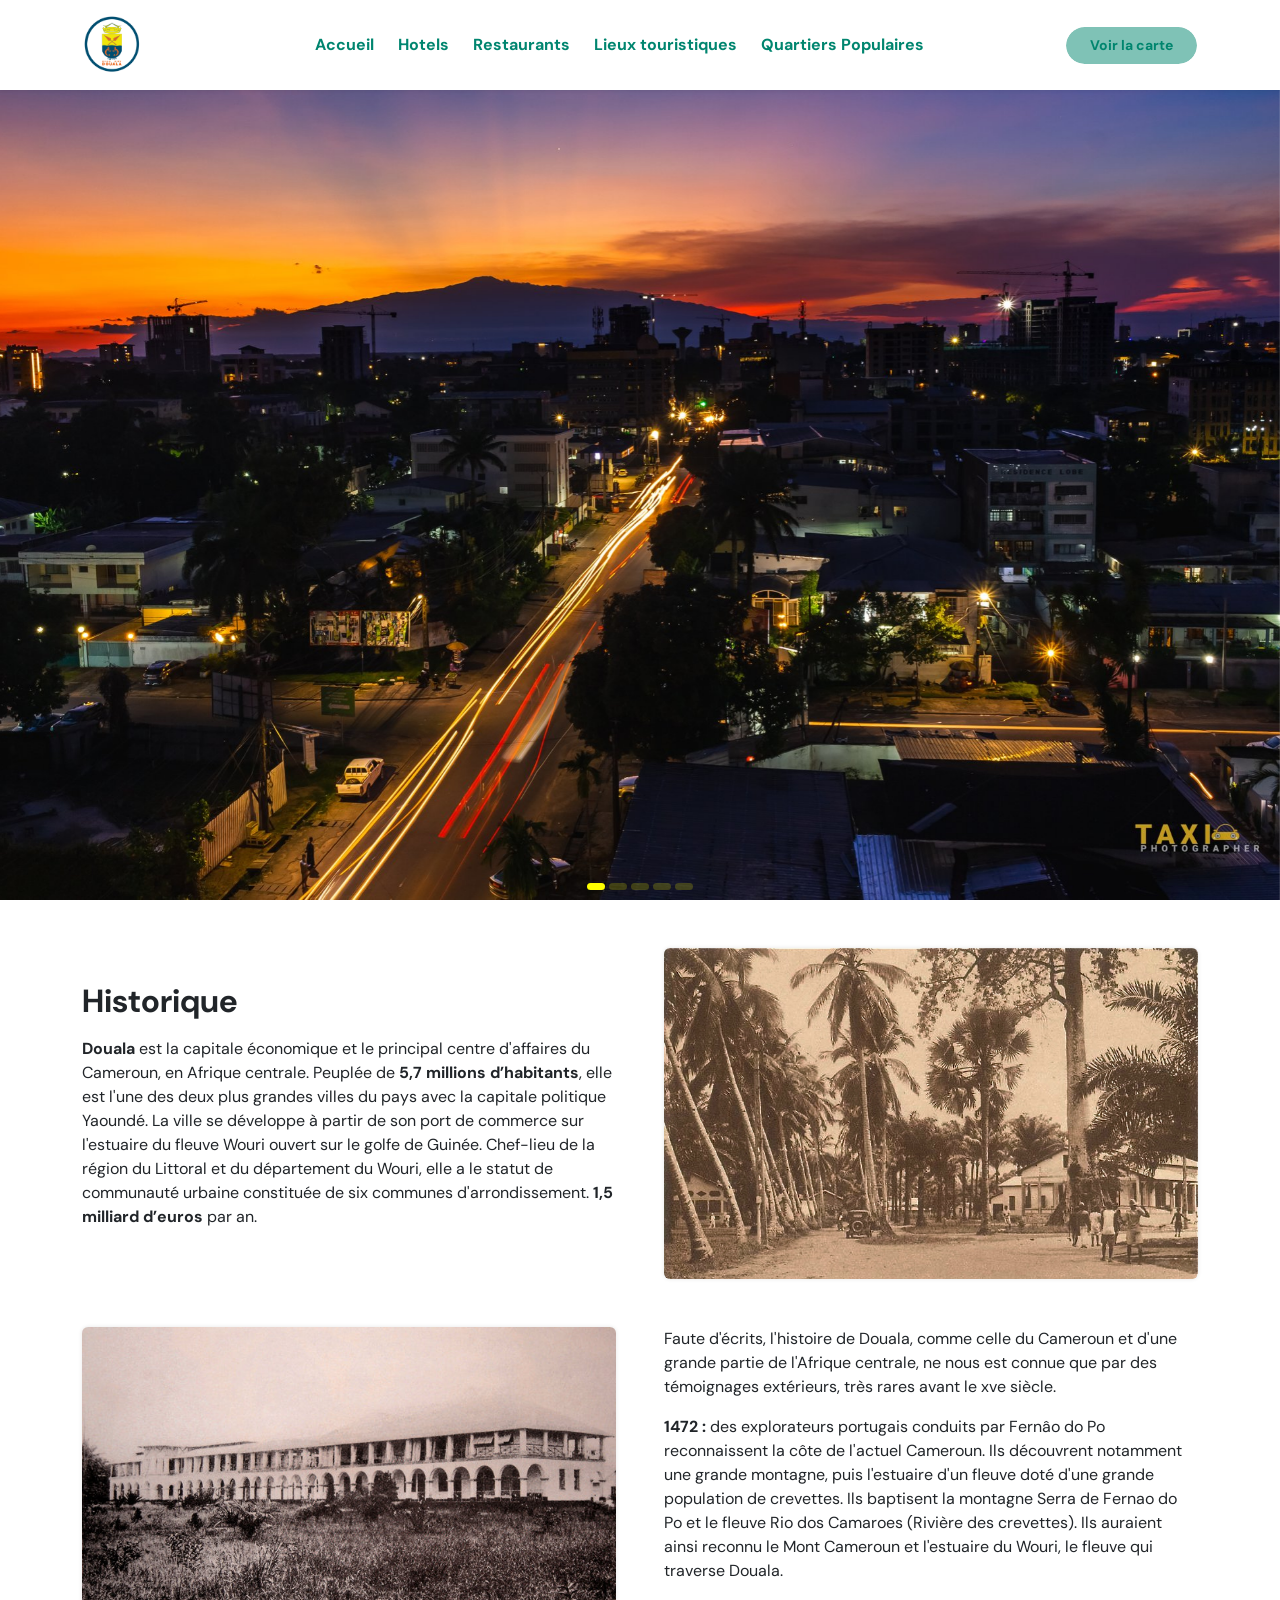
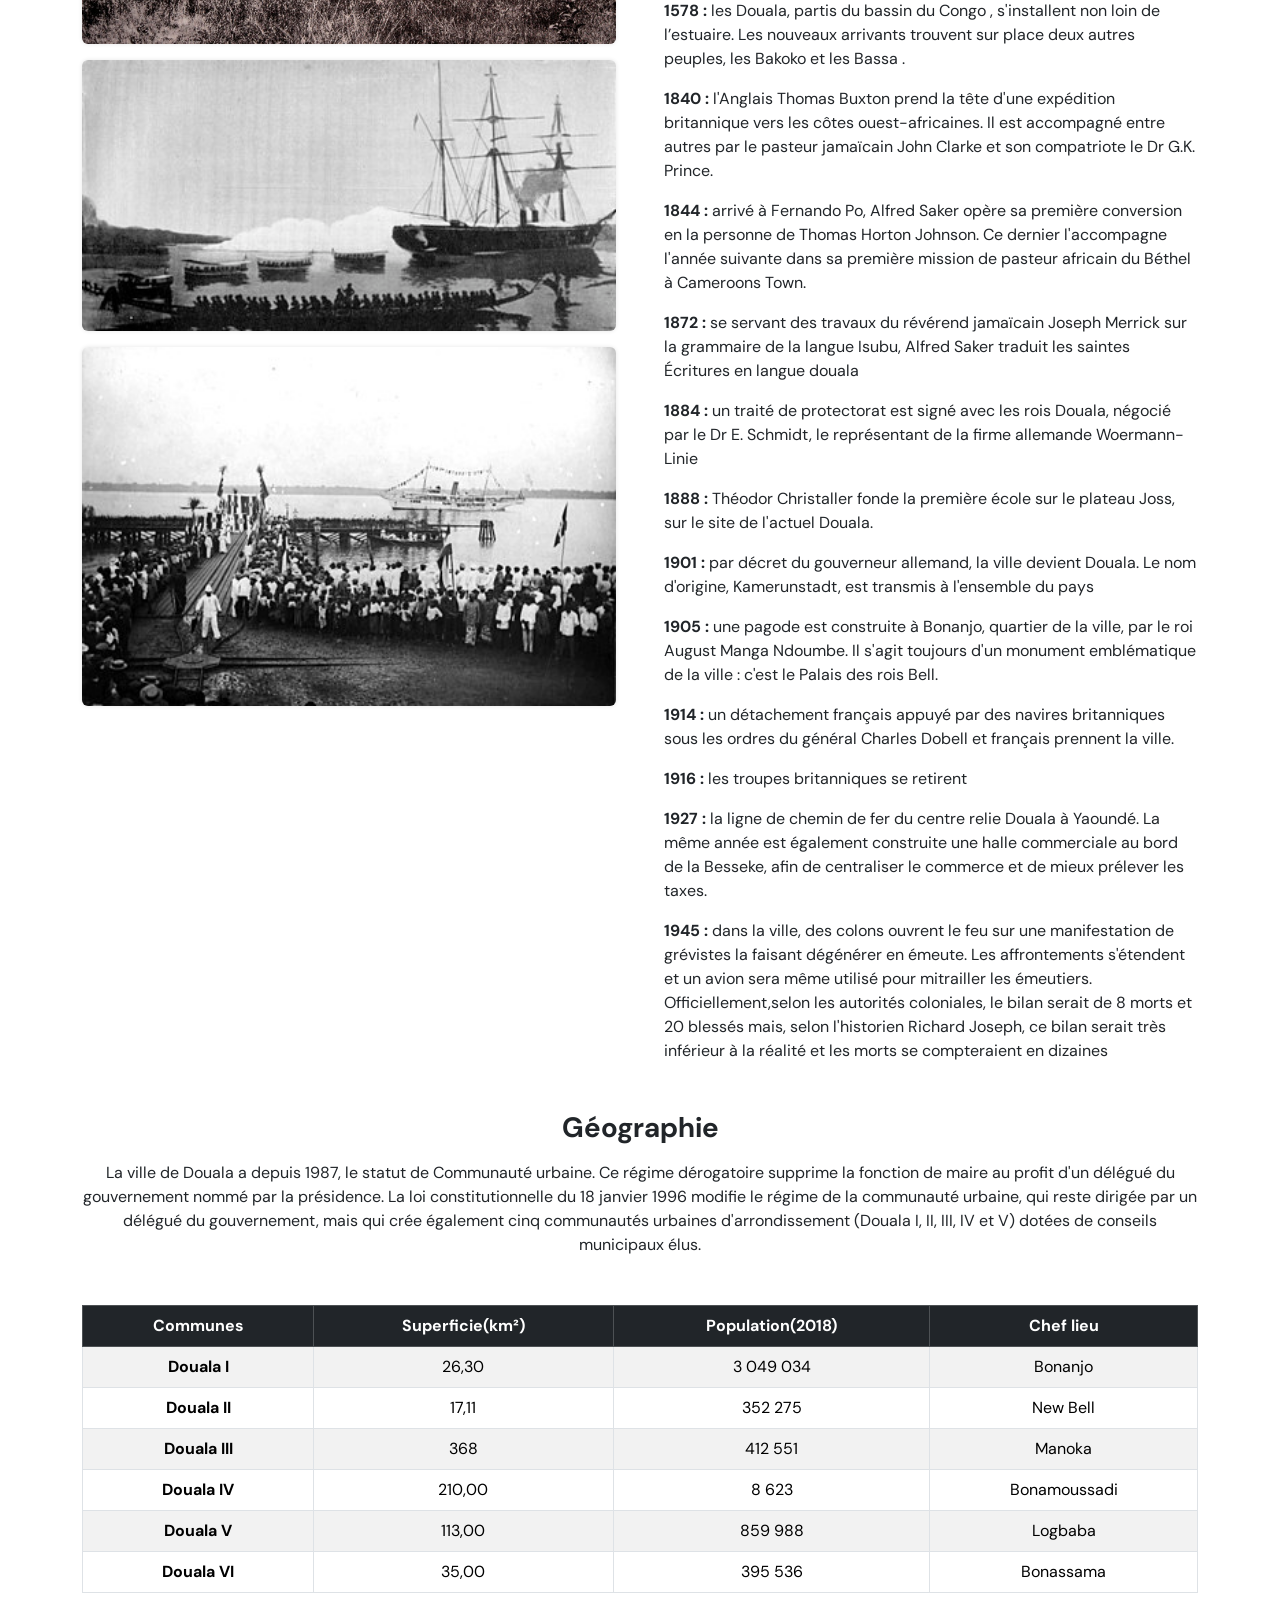
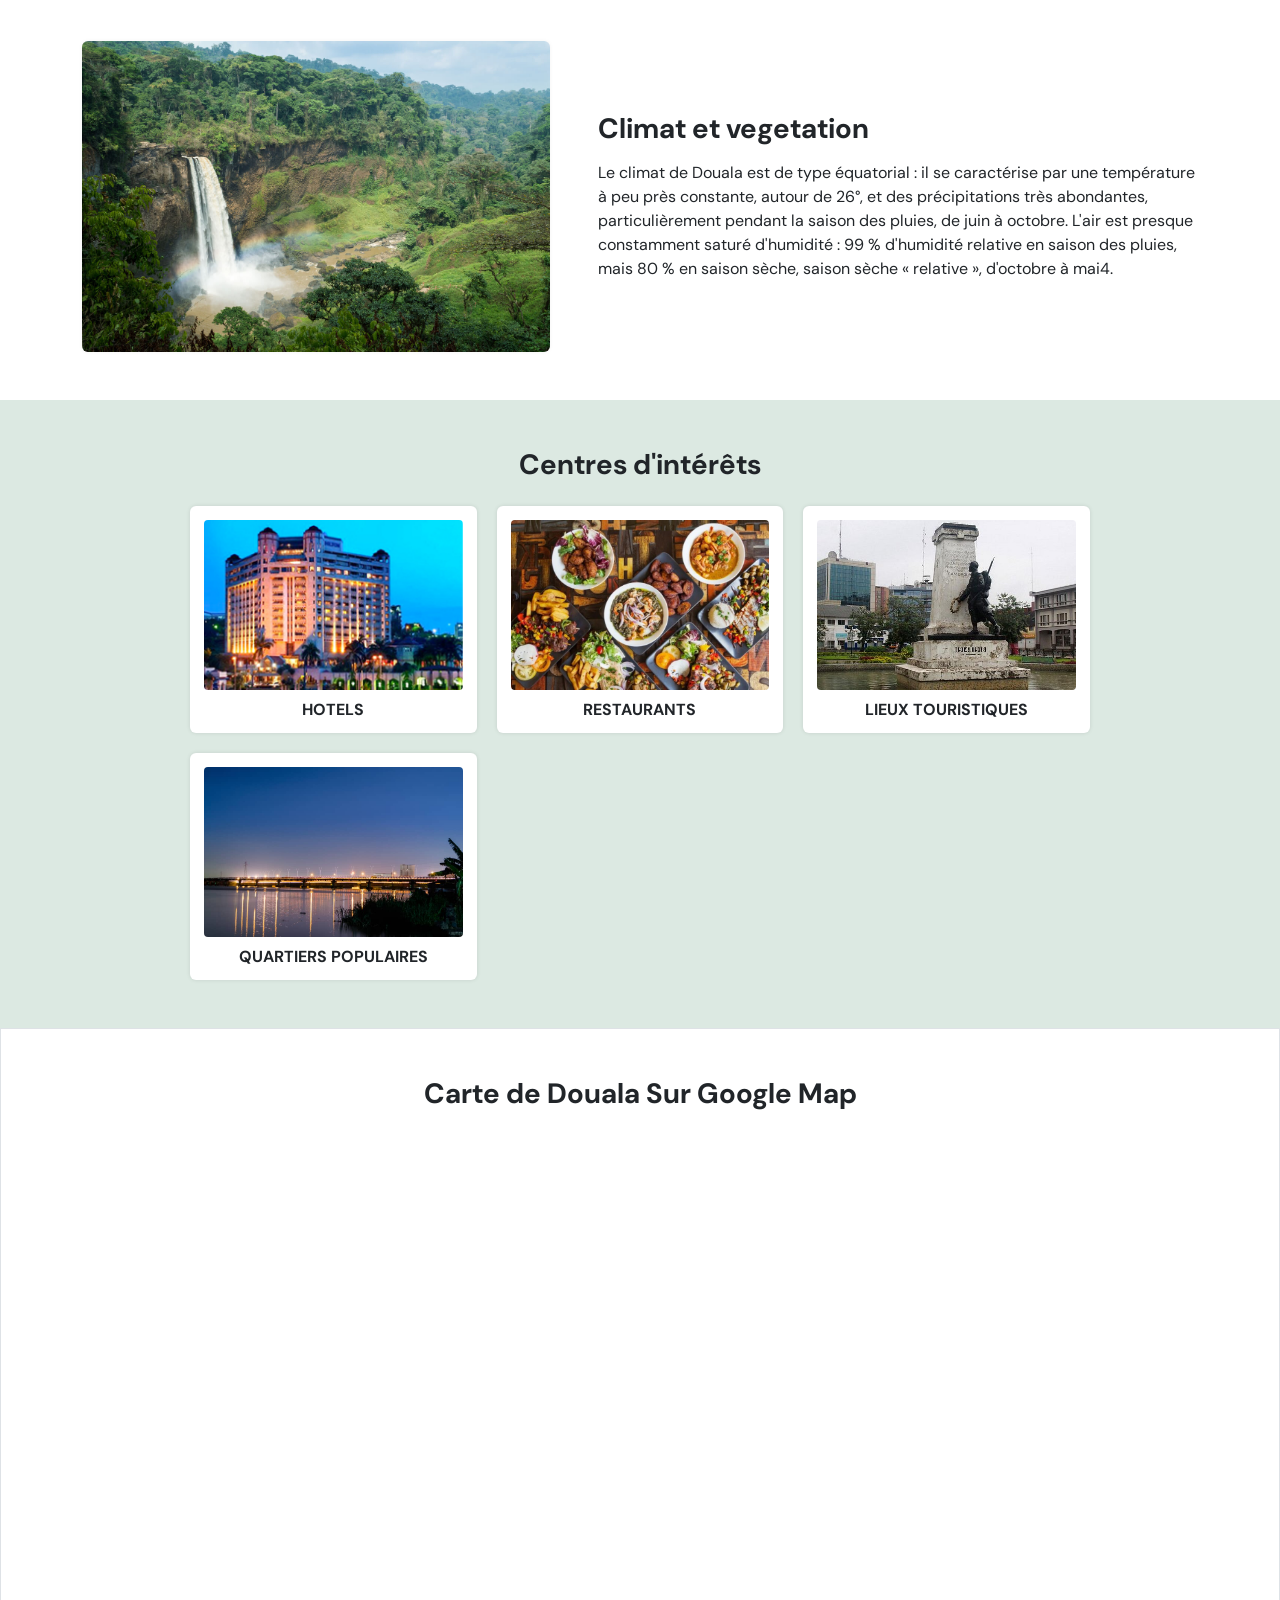
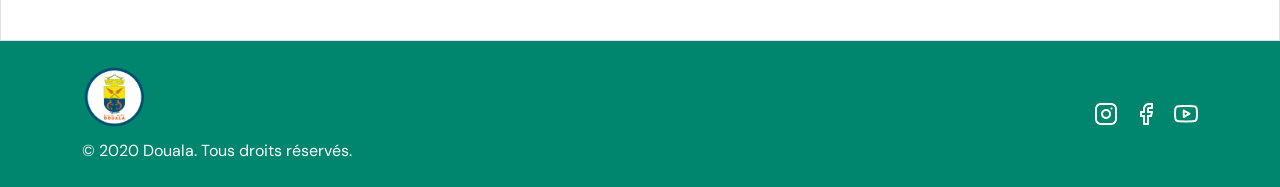
<file: index.html>
<!DOCTYPE html>
<html lang="en">
  <head>
    <meta charset="UTF-8" />
    <meta
      content="width=device-width, user-scalable=no, initial-scale=1.0, maximum-scale=1.0, minimum-scale=1.0"
      name="viewport"
    />
    <meta content="ie=edge" http-equiv="X-UA-Compatible" />
    <!-- Primary Meta Tags -->
    <meta content="Douala - Capitale économique du Cameroun" name="title" />
    <meta
      content="Douala est la capitale économique et le principal centre d'affaires du Cameroun, en Afrique centrale.
    Peuplée de 5,7 millions d’habitants, elle est l'une des deux plus grandes villes du pays avec la capitale politique
    Yaoundé."
      name="description"
    />

    <!-- Open Graph / Facebook -->
    <meta content="website" property="og:type" />
    <meta content="https://website-douala.vercel.app/" property="og:url" />
    <meta
      content="Douala - Capitale économique du Cameroun"
      property="og:title"
    />
    <meta
      content="Douala est la capitale économique et le principal centre d'affaires du Cameroun, en Afrique centrale.
    Peuplée de 5,7 millions d’habitants, elle est l'une des deux plus grandes villes du pays avec la capitale politique
    Yaoundé."
      property="og:description"
    />
    <meta content="images/logo-douala.png" property="og:image" />

    <!-- Twitter -->
    <meta content="summary_large_image" property="twitter:card" />
    <meta content="https://website-douala.vercel.app/" property="twitter:url" />
    <meta
      content="Douala - Capitale économique du Cameroun"
      property="twitter:title"
    />
    <meta
      content="Douala est la capitale économique et le principal centre d'affaires du Cameroun, en Afrique centrale.
    Peuplée de 5,7 millions d’habitants, elle est l'une des deux plus grandes villes du pays avec la capitale politique
    Yaoundé."
      property="twitter:description"
    />
    <meta content="images/logo-douala.png" property="twitter:image" />
    <title>Douala - Capitale économique du Cameroun</title>
    <!-- Swiper css -->
    <link
      href="https://unpkg.com/swiper@8/swiper-bundle.min.css"
      rel="stylesheet"
    />
    <!-- Bootstrap css -->
    <link
      crossorigin="anonymous"
      href="https://cdn.jsdelivr.net/npm/bootstrap@5.1.3/dist/css/bootstrap.min.css"
      integrity="sha384-1BmE4kWBq78iYhFldvKuhfTAU6auU8tT94WrHftjDbrCEXSU1oBoqyl2QvZ6jIW3"
      rel="stylesheet"
    />
    <!-- Style css -->
    <link href="assets/css/style.css" rel="stylesheet" />
    <link href="assets/css/home.css" rel="stylesheet" />

    <link
      rel="shortcut icon"
      href="images/logo-douala.png"
      type="image/png"
    />
  </head>
  <body>
    <!-- Header -->
    <header class="header position-fixed top-0 w-100 bg-white">
      <div
        class="header-container container m-auto h-100 d-flex align-items-center justify-content-between"
      >
        <a class="logo d-flex" href="index.html">
          <img alt="logo CUD Douala" src="images/logo-douala.png" />
        </a>

        <ul class="navbar-menu d-flex align-items-center gap-2 fw-bold h-100">
          <li class="menu-item overflow-hidden">
            <a class="menu-link" href="index.html">Accueil</a>
          </li>
          <li class="menu-item overflow-hidden">
            <a class="menu-link" href="pages/hotels.html">Hotels</a>
          </li>
          <li class="menu-item overflow-hidden">
            <a class="menu-link" href="pages/restaurants.html">Restaurants</a>
          </li>
          <li class="menu-item overflow-hidden">
            <a class="menu-link" href="pages/lieux-touristiques.html"
              >Lieux touristiques</a
            >
          </li>
          <li class="menu-item overflow-hidden">
            <a class="menu-link" href="pages/quartiers-populaires.html"
              >Quartiers Populaires</a
            >
          </li>
        </ul>

        <button class="hamburger-btn">
          <span class="hamburger-btn__line"></span>
        </button>

        <a class="button fw-bold" href="#map">Voir la carte</a>
      </div>
    </header>

    <!-- Slides -->
    <div class="hero swiper">
      <div class="swiper-wrapper">
        <div class="swiper-slide">
          <img
            alt="image de la ville de douala en pleine nuit"
            src="images/nigth.jpg"
          />
        </div>
        <div class="swiper-slide">
          <img alt="baies du fleuve wouri" src="images/wouri-bay.jpg" />
        </div>
        <div class="swiper-slide">
          <img alt="Stade de japoma" src="images/stade.jpg" />
        </div>
        <div class="swiper-slide">
          <img
            alt="Cathedrale saint pierre et paul de Douala"
            src="images/cathedrale.jpg"
          />
        </div>
        <div class="swiper-slide">
          <img alt="Parcours vita" src="images/parcours-vita.jpg" />
        </div>
      </div>

      <div
        class="swiper-pagination d-flex align-items-center justify-content-center gap-1"
      ></div>
    </div>

    <!-- Histoire de la ville -->
    <div class="history py-5">
      <div
        class="container m-auto mb-5 d-flex flex-column-reverse flex-md-row-reverse align-items-center gap-5"
      >
        <div class="history-img">
          <img
            alt="image historique de la ville de douala"
            src="images/history.jpg"
          />
        </div>

        <div class="history-text">
          <h2 class="fw-bold mb-3">Historique</h2>
          <p class="mb-3">
            <span class="fw-bold">Douala</span> est la capitale économique et le
            principal centre d'affaires du Cameroun, en Afrique centrale.
            Peuplée de <span class="fw-bold">5,7 millions d’habitants</span>,
            elle est l'une des deux plus grandes villes du pays avec la capitale
            politique Yaoundé. La ville se développe à partir de son port de
            commerce sur l'estuaire du fleuve Wouri ouvert sur le golfe de
            Guinée. Chef-lieu de la région du Littoral et du département du
            Wouri, elle a le statut de communauté urbaine constituée de six
            communes d'arrondissement.
            <span class="fw-bold">1,5 milliard d’euros</span> par an.
          </p>
        </div>
      </div>

      <div class="container m-auto d-flex flex-row gap-5">
        <div class="history-img d-flex flex-column gap-3 d-none d-lg-flex">
          <img
            alt="image historique de la ville de douala"
            class="d-none d-lg-block"
            src="images/history-4.jpeg"
          />
          <img
            alt="image historique de la ville de douala"
            class="d-none d-lg-block"
            src="images/history-2.jpg"
          />
          <img
            alt="image historique de la ville de douala"
            class="d-none d-lg-block"
            src="images/history-3.jpg"
          />
        </div>

        <div class="history-text w-100">
          <p class="mb-3">
            Faute d'écrits, l'histoire de Douala, comme celle du Cameroun et
            d'une grande partie de l'Afrique centrale, ne nous est connue que
            par des témoignages extérieurs, très rares avant le xve siècle.
          </p>
          <ul class="d-flex flex-column gap-3 p-0">
            <li>
              <span class="fw-bold">1472 : </span>
              <span>
                des explorateurs portugais conduits par Fernâo do Po
                reconnaissent la côte de l'actuel Cameroun. Ils découvrent
                notamment une grande montagne, puis l'estuaire d'un fleuve doté
                d'une grande population de crevettes. Ils baptisent la montagne
                Serra de Fernao do Po et le fleuve Rio dos Camaroes (Rivière des
                crevettes). Ils auraient ainsi reconnu le Mont Cameroun et
                l'estuaire du Wouri, le fleuve qui traverse Douala.
              </span>
            </li>

            <li>
              <span class="fw-bold">1578 : </span>
              <span>
                les Douala, partis du bassin du Congo , s'installent non loin de
                l’estuaire. Les nouveaux arrivants trouvent sur place deux
                autres peuples, les Bakoko et les Bassa .
              </span>
            </li>

            <li>
              <span class="fw-bold">1840 : </span>
              <span>
                l'Anglais Thomas Buxton prend la tête d'une expédition
                britannique vers les côtes ouest-africaines. Il est accompagné
                entre autres par le pasteur jamaïcain John Clarke et son
                compatriote le Dr G.K. Prince.
              </span>
            </li>
            <li>
              <span class="fw-bold">1844 : </span>
              <span>
                arrivé à Fernando Po, Alfred Saker opère sa première conversion
                en la personne de Thomas Horton Johnson. Ce dernier l'accompagne
                l'année suivante dans sa première mission de pasteur africain du
                Béthel à Cameroons Town.
              </span>
            </li>
            <li>
              <span class="fw-bold">1872 : </span>
              <span>
                se servant des travaux du révérend jamaïcain Joseph Merrick sur
                la grammaire de la langue Isubu, Alfred Saker traduit les
                saintes Écritures en langue douala
              </span>
            </li>
            <li>
              <span class="fw-bold">1884 : </span>
              <span>
                un traité de protectorat est signé avec les rois Douala, négocié
                par le Dr E. Schmidt, le représentant de la firme allemande
                Woermann-Linie
              </span>
            </li>
            <li>
              <span class="fw-bold">1888 : </span>
              <span>
                Théodor Christaller fonde la première école sur le plateau Joss,
                sur le site de l'actuel Douala.
              </span>
            </li>
            <li>
              <span class="fw-bold">1901 : </span>
              <span>
                par décret du gouverneur allemand, la ville devient Douala. Le
                nom d'origine, Kamerunstadt, est transmis à l'ensemble du pays
              </span>
            </li>
            <li>
              <span class="fw-bold">1905 : </span>
              <span
                >une pagode est construite à Bonanjo, quartier de la ville, par
                le roi August Manga Ndoumbe. Il s'agit toujours d'un monument
                emblématique de la ville : c'est le Palais des rois Bell.
              </span>
            </li>

            <li>
              <span class="fw-bold">1914 : </span>
              <span>
                un détachement français appuyé par des navires britanniques sous
                les ordres du général Charles Dobell et français prennent la
                ville.
              </span>
            </li>
            <li>
              <span class="fw-bold">1916 : </span>
              <span> les troupes britanniques se retirent </span>
            </li>
            <li>
              <span class="fw-bold">1927 : </span>
              <span>
                la ligne de chemin de fer du centre relie Douala à Yaoundé. La
                même année est également construite une halle commerciale au
                bord de la Besseke, afin de centraliser le commerce et de mieux
                prélever les taxes.
              </span>
            </li>
            <li>
              <span class="fw-bold">1945 : </span>
              <span>
                dans la ville, des colons ouvrent le feu sur une manifestation
                de grévistes la faisant dégénérer en émeute. Les affrontements
                s'étendent et un avion sera même utilisé pour mitrailler les
                émeutiers. Officiellement,selon les autorités coloniales, le
                bilan serait de 8 morts et 20 blessés mais, selon l'historien
                Richard Joseph, ce bilan serait très inférieur à la réalité et
                les morts se compteraient en dizaines
              </span>
            </li>
          </ul>
        </div>
      </div>
    </div>

    <!--  Tableau des details sur les  communes de la villes -->
    <div class="table-content text-center">
      <div class="container m-auto">
        <h3 class="fw-bold mb-3">Géographie</h3>
        <p class="mb-5">
          La ville de Douala a depuis 1987, le statut de Communauté urbaine. Ce
          régime dérogatoire supprime la fonction de maire au profit d'un
          délégué du gouvernement nommé par la présidence. La loi
          constitutionnelle du 18 janvier 1996 modifie le régime de la
          communauté urbaine, qui reste dirigée par un délégué du gouvernement,
          mais qui crée également cinq communautés urbaines d'arrondissement
          (Douala I, II, III, IV et V) dotées de conseils municipaux élus.
        </p>
        <table class="table table-bordered table-striped table-responsive">
          <thead class="table-dark">
            <tr>
              <th scope="col">Communes</th>
              <th scope="col">Superficie(km²)</th>
              <th scope="col">Population(2018)</th>
              <th scope="col">Chef lieu</th>
            </tr>
          </thead>
          <tbody>
            <tr>
              <th scope="row">Douala I</th>
              <td>26,30</td>
              <td>3 049 034</td>
              <td>Bonanjo</td>
            </tr>
            <tr>
              <th scope="row">Douala II</th>
              <td>17,11</td>
              <td>352 275</td>
              <td>New Bell</td>
            </tr>
            <tr>
              <th scope="row">Douala III</th>
              <td>368</td>
              <td>412 551</td>
              <td>Manoka</td>
            </tr>

            <tr>
              <th scope="row">Douala IV</th>
              <td>210,00</td>
              <td>8 623</td>
              <td>Bonamoussadi</td>
            </tr>

            <tr>
              <th scope="row">Douala V</th>
              <td>113,00</td>
              <td>859 988</td>
              <td>Logbaba</td>
            </tr>

            <tr>
              <th scope="row">Douala VI</th>
              <td>35,00</td>
              <td>395 536</td>
              <td>Bonassama</td>
            </tr>
          </tbody>
        </table>
      </div>
    </div>

    <!-- Climet et vegetation de la ville -->
    <div class="climat py-5">
      <div
        class="container m-auto d-flex flex-column-reverse flex-lg-row gap-5 align-items-center"
      >
        <div class="img text-center">
          <img alt="image climat" src="images/climat.jpg" />
        </div>
        <div class="text">
          <h3 class="fw-bold mb-3">Climat et vegetation</h3>
          <p>
            Le climat de Douala est de type équatorial : il se caractérise par
            une température à peu près constante, autour de 26°, et des
            précipitations très abondantes, particulièrement pendant la saison
            des pluies, de juin à octobre. L'air est presque constamment saturé
            d'humidité : 99 % d'humidité relative en saison des pluies, mais 80
            % en saison sèche, saison sèche « relative », d'octobre à mai4.
          </p>
        </div>
      </div>
    </div>

    <!-- Nos centres d'intérêts -->
    <div class="interests">
      <div class="container m-auto py-5">
        <h3 class="title text-center fw-bold mb-4">Centres d'intérêts</h3>

        <div class="interests-content m-auto align-items-center text-uppercase">
          <a class="interests-item" href="pages/hotels.html">
            <div class="interests-img overflow-hidden">
              <img alt="image d'un hotel" src="images/hotels.png" />
            </div>
            <h4 class="interests-title fw-bold">Hotels</h4>
          </a>
          <a class="interests-item" href="pages/restaurants.html">
            <div class="interests-img overflow-hidden">
              <img alt="image d'un hotel" src="images/restaurant.jpg" />
            </div>
            <h4 class="interests-title fw-bold">Restaurants</h4>
          </a>
          <a class="interests-item" href="pages/lieux-touristiques.html">
            <div class="interests-img overflow-hidden">
              <img alt="image d'un hotel" src="images/tourisme.jpg" />
            </div>
            <h4 class="interests-title fw-bold">Lieux touristiques</h4>
          </a>
          <a class="interests-item" href="pages/quartiers-populaires.html">
            <div class="interests-img overflow-hidden">
              <img alt="image d'un hotel" src="images/quartiers.jpg" />
            </div>
            <h4 class="interests-title fw-bold">Quartiers populaires</h4>
          </a>
          <!--            <a class="interests-item" href="">-->
          <!--                <div class="interests-img overflow-hidden">-->
          <!--                    <img alt="image d'un hotel" src="images/hotels.png">-->
          <!--                </div>-->
          <!--                <h4 class="interests-title fw-bold">Ecoles</h4>-->
          <!--            </a>-->
        </div>
      </div>
    </div>

    <!-- Carte Google Map intégrée -->
    <div class="map w-100 py-5 border d-flex flex-column" id="map">
      <div class="container m-auto">
        <h3 class="text-center mb-4 fw-bold">Carte de Douala Sur Google Map</h3>
        <iframe
          allowfullscreen=""
          class="w-100"
          height="450"
          loading="lazy"
          referrerpolicy="no-referrer-when-downgrade"
          src="https://www.google.com/maps/embed?pb=!1m18!1m12!1m3!1d127357.5729085332!2d9.
    671764043035585!3d4.035900744423692!2m3!1f0!2f0!3f0!3m2!1i1024!2i768!4f13.1!3m3!1m2!1s0x1061128be2e
    1fe6d%3A0x92daa1444781c48b!2sDouala!5e0!3m2!1sfr!2scm!4v1652618688514!5m2!1sfr!2scm"
          style="border: 0"
          width="600"
        ></iframe>
      </div>
    </div>

    <!-- Footer -->
    <footer class="footer">
      <div
        class="footer-container container m-auto py-4 d-flex flex-column flex-md-row justify-content-between gap-3"
      >
        <div class="infos">
          <a class="logo d-flex mb-2" href="index.html">
            <img alt="logo CUD Douala" src="images/logo-douala.png" />
          </a>

          <p class="copyright">&copy; 2020 Douala. Tous droits réservés.</p>
        </div>

        <div class="social-links d-flex align-items-center gap-3">
          <a class="social-link" href="#"
            ><img alt="instagram icon" src="images/instagram.png"
          /></a>
          <a class="social-link" href="#"
            ><img alt="facebook icon" src="images/facebook.png"
          /></a>
          <a class="social-link" href="#"
            ><img alt="youtube icon" src="images/youtube.png"
          /></a>
        </div>
      </div>
    </footer>

    <!-- Swiper Js -->
    <script src="https://unpkg.com/swiper@8/swiper-bundle.min.js"></script>
    <script src="assets/js/swiper.js"></script>
    <!-- Bootstrap Js -->
    <script
      crossorigin="anonymous"
      integrity="sha384-ka7Sk0Gln4gmtz2MlQnikT1wXgYsOg+OMhuP+IlRH9sENBO0LRn5q+8nbTov4+1p"
      src="https://cdn.jsdelivr.net/npm/bootstrap@5.1.3/dist/js/bootstrap.bundle.min.js"
    ></script>
    <!-- Js -->
    <script src="assets/js/app.js"></script>
  </body>
</html>
</file>
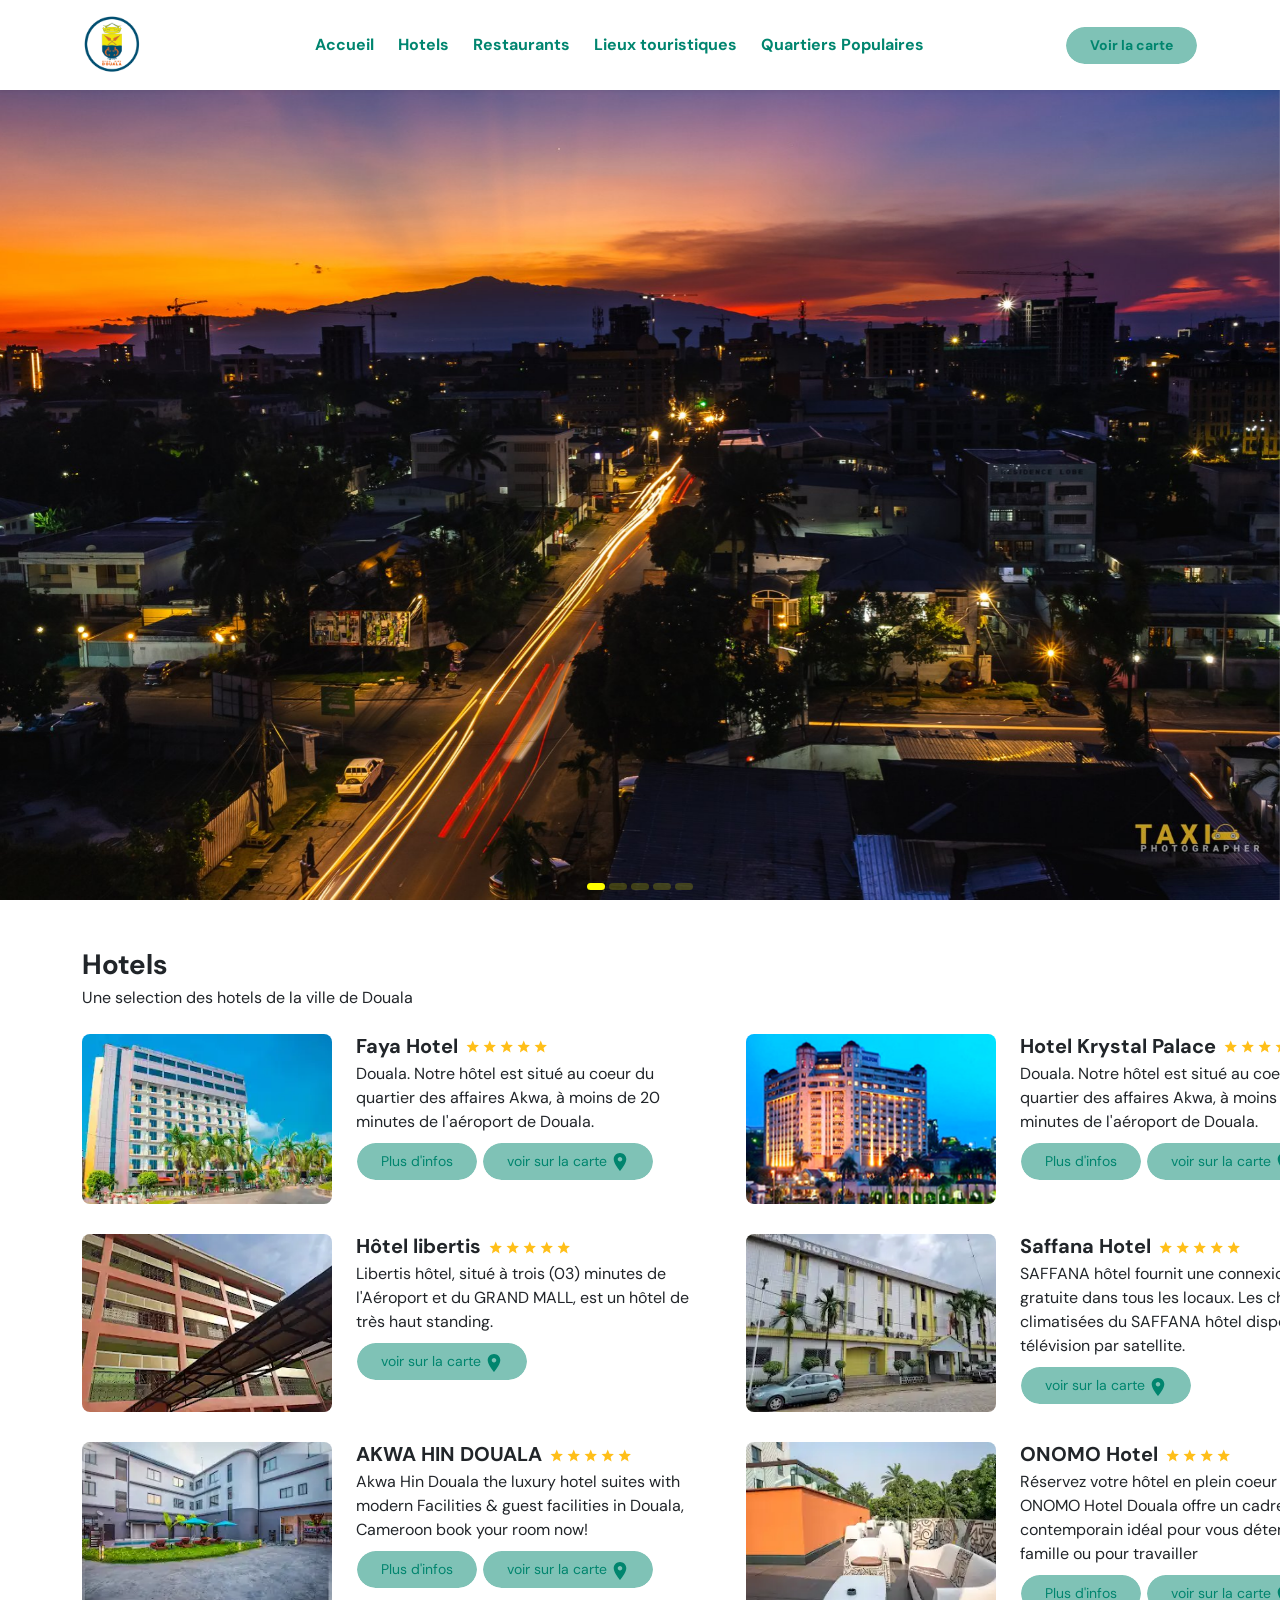
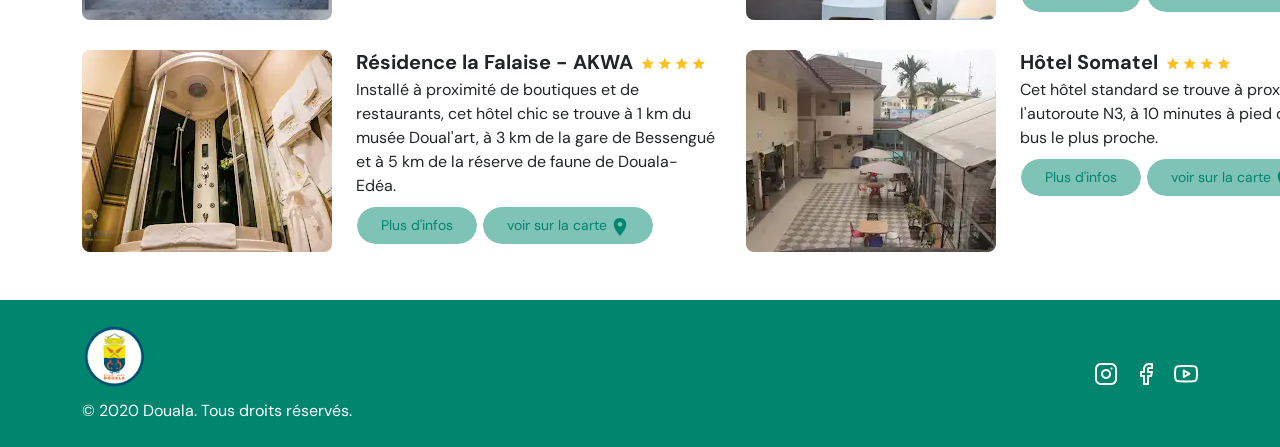
<file: pages/hotels.html>
<!DOCTYPE html>
<html lang="en">
  <head>
    <meta charset="UTF-8" />
    <meta
      content="width=device-width, user-scalable=no, initial-scale=1.0, maximum-scale=1.0, minimum-scale=1.0"
      name="viewport"
    />
    <meta content="ie=edge" http-equiv="X-UA-Compatible" />
    <!-- Primary Meta Tags -->
    <meta content="Douala - Lieux touristiques" name="title" />
    <meta
      content="Les differents Hotels de la ville de Douala."
      name="description"
    />

    <!-- Open Graph / Facebook -->
    <meta content="website" property="og:type" />
    <meta content="https://website-douala.vercel.app/" property="og:url" />
    <meta content="Douala - Hotels" property="og:title" />
    <meta
      content="Les différents grands Hotels de la ville de Douala"
      property="og:description"
    />
    <meta content="/images/logo-douala.png" property="og:image" />

    <!-- Twitter -->
    <meta content="summary_large_image" property="twitter:card" />
    <meta content="https://website-douala.vercel.app/" property="twitter:url" />
    <meta content="Douala - Hotels" property="twitter:title" />
    <meta
      content="Les différents grands Hotels de la ville de Douala"
      property="twitter:description"
    />
    <meta content="/images/logo-douala.png" property="twitter:image" />
    <title>Douala - Hotels</title>
    <!-- Swiper css -->
    <link
      href="https://unpkg.com/swiper@8/swiper-bundle.min.css"
      rel="stylesheet"
    />
    <!-- Bootstrap css -->
    <link
      crossorigin="anonymous"
      href="https://cdn.jsdelivr.net/npm/bootstrap@5.1.3/dist/css/bootstrap.min.css"
      integrity="sha384-1BmE4kWBq78iYhFldvKuhfTAU6auU8tT94WrHftjDbrCEXSU1oBoqyl2QvZ6jIW3"
      rel="stylesheet"
    />
    <!-- Style css -->
    <link href="../assets/css/style.css" rel="stylesheet" />
    <link href="../assets/css/hotels.css" rel="stylesheet" />

    <link
      href="/images/logo-douala.png"
      rel="shortcut icon"
      type="image/png"
    />
  </head>
  <body>
      
    <!-- Header -->
    <header class="header position-fixed top-0 w-100 bg-white">
      <div
        class="header-container container m-auto h-100 d-flex align-items-center justify-content-between"
      >
        <a class="logo d-flex" href="/index.html">
          <img alt="logo CUD Douala" src="../images/logo-douala.png" />
        </a>

        <ul class="navbar-menu d-flex align-items-center gap-2 fw-bold h-100">
          <li class="menu-item overflow-hidden">
            <a class="menu-link" href="/index.html">Accueil</a>
          </li>
          <li class="menu-item overflow-hidden">
            <a class="menu-link" href="hotels.html">Hotels</a>
          </li>
          <li class="menu-item overflow-hidden">
            <a class="menu-link" href="restaurants.html">Restaurants</a>
          </li>
          <li class="menu-item overflow-hidden">
            <a class="menu-link" href="lieux-touristiques.html"
              >Lieux touristiques</a
            >
          </li>
          <li class="menu-item overflow-hidden">
            <a class="menu-link" href="quartiers-populaires.html"
              >Quartiers Populaires</a
            >
          </li>
        </ul>

        <button class="hamburger-btn">
          <span class="hamburger-btn__line"></span>
        </button>

        <a class="button fw-bold" href="/index.html#map">Voir la carte</a>
      </div>
    </header>

    <!-- Slides -->
    <div class="hero swiper">
      <div class="swiper-wrapper">
        <div class="swiper-slide">
          <img
            alt="image de la ville de douala en pleine nuit"
            src="../images/nigth.jpg"
          />
        </div>
        <div class="swiper-slide">
          <img alt="baies du fleuve wouri" src="../images/wouri-bay.jpg" />
        </div>
        <div class="swiper-slide">
          <img alt="Stade de japoma" src="../images/stade.jpg" />
        </div>
        <div class="swiper-slide">
          <img
            alt="Cathedrale saint pierre et paul de Douala"
            src="../images/cathedrale.jpg"
          />
        </div>
        <div class="swiper-slide">
          <img alt="Parcours vita" src="../images/parcours-vita.jpg" />
        </div>
      </div>

      <div
        class="swiper-pagination d-flex align-items-center justify-content-center gap-1"
      ></div>
    </div>

    <!-- Liste des Hotels -->
    <div class="hotels py-5">
      <div class="container m-auto">
        <h3 class="fw-bold mb-1">Hotels</h3>
        <p class="mb-4">Une selection des hotels de la ville de Douala</p>

        <div class="hotels-content">
          <div class="hotel d-flex flex-column gap-4">
            <div class="hotel-img">
              <img alt="image d'un hotel" src="/images/faya.webp" />
            </div>

            <div class="hotel-infos">
              <div class="d-flex gap-2">
                <h3 class="hotel-infos__title fw-bold mb-1">Faya Hotel</h3>
                <div class="hotel-infos__stars">
                  <img alt="star icon" src="/images/star.svg" />
                  <img alt="star icon" src="/images/star.svg" />
                  <img alt="star icon" src="/images/star.svg" />
                  <img alt="star icon" src="/images/star.svg" />
                  <img alt="star icon" src="/images/star.svg" />
                </div>
              </div>

              <p class="hotel-infos__text mb-2">
                Douala. Notre hôtel est situé au coeur du quartier des affaires
                Akwa, à moins de 20 minutes de l'aéroport de Douala.
              </p>

              <div class="btns">
                <a
                  class="button d-inline-block"
                  href="http://www.fayahotel.com/"
                  target="_blank"
                  >Plus d'infos</a
                >
                <a
                  class="button d-inline-block"
                  href="https://goo.gl/maps/s8HPy2hYcVVmaNhNA"
                >
                  <span>voir sur la carte</span>
                  <svg
                    fill="none"
                    height="80"
                    viewBox="0 0 56 80"
                    width="56"
                    xmlns="http://www.w3.org/2000/svg"
                  >
                    <path
                      d="M28 0C12.52 0 0 12.52 0 28C0 49 28 80 28 80C28 80 56 49 56 28C56 12.52 43.48 0 28 0ZM28 38C22.48 38 18 33.52 18 28C18 22.48 22.48 18 28 18C33.52 18 38 22.48 38 28C38 33.52 33.52 38 28 38Z"
                      fill="black"
                    />
                  </svg>
                </a>
              </div>
            </div>
          </div>
          <div class="hotel d-flex flex-column gap-4">
            <div class="hotel-img">
              <img alt="image d'un hotel" src="/images/hotels.png" />
            </div>

            <div class="hotel-infos">
              <div class="d-flex gap-2">
                <h3 class="hotel-infos__title fw-bold mb-1">
                  Hotel Krystal Palace
                </h3>
                <div class="hotel-infos__stars">
                  <img alt="star icon" src="/images/star.svg" />
                  <img alt="star icon" src="/images/star.svg" />
                  <img alt="star icon" src="/images/star.svg" />
                  <img alt="star icon" src="/images/star.svg" />
                  <img alt="star icon" src="/images/star.svg" />
                </div>
              </div>

              <p class="hotel-infos__text mb-2">
                Douala. Notre hôtel est situé au coeur du quartier des affaires
                Akwa, à moins de 20 minutes de l'aéroport de Douala.
              </p>

              <div class="btns">
                <a
                  class="button d-inline-block"
                  href="http://www.krystalpalacedouala.com/"
                  target="_blank"
                  >Plus d'infos</a
                >
                <a
                  class="button d-inline-block"
                  href="https://goo.gl/maps/UtaBmJW7RYrkADUBA"
                >
                  <span>voir sur la carte</span>
                  <svg
                    fill="none"
                    height="80"
                    viewBox="0 0 56 80"
                    width="56"
                    xmlns="http://www.w3.org/2000/svg"
                  >
                    <path
                      d="M28 0C12.52 0 0 12.52 0 28C0 49 28 80 28 80C28 80 56 49 56 28C56 12.52 43.48 0 28 0ZM28 38C22.48 38 18 33.52 18 28C18 22.48 22.48 18 28 18C33.52 18 38 22.48 38 28C38 33.52 33.52 38 28 38Z"
                      fill="black"
                    />
                  </svg>
                </a>
              </div>
            </div>
          </div>
          <div class="hotel d-flex flex-column gap-4">
            <div class="hotel-img">
              <img alt="image d'un hotel" src="/images/libertis.webp" />
            </div>

            <div class="hotel-infos">
              <div class="d-flex gap-2">
                <h3 class="hotel-infos__title fw-bold mb-1">Hôtel libertis</h3>
                <div class="hotel-infos__stars">
                  <img alt="star icon" src="/images/star.svg" />
                  <img alt="star icon" src="/images/star.svg" />
                  <img alt="star icon" src="/images/star.svg" />
                  <img alt="star icon" src="/images/star.svg" />
                  <img alt="star icon" src="/images/star.svg" />
                </div>
              </div>

              <p class="hotel-infos__text mb-2">
                Libertis hôtel, situé à trois (03) minutes de l'Aéroport et du
                GRAND MALL, est un hôtel de très haut standing.
              </p>

              <div class="btns">
                <a
                  class="button d-inline-block"
                  href="https://goo.gl/maps/4qAh7TgRp7Hg4qQy8"
                >
                  <span>voir sur la carte</span>
                  <svg
                    fill="none"
                    height="80"
                    viewBox="0 0 56 80"
                    width="56"
                    xmlns="http://www.w3.org/2000/svg"
                  >
                    <path
                      d="M28 0C12.52 0 0 12.52 0 28C0 49 28 80 28 80C28 80 56 49 56 28C56 12.52 43.48 0 28 0ZM28 38C22.48 38 18 33.52 18 28C18 22.48 22.48 18 28 18C33.52 18 38 22.48 38 28C38 33.52 33.52 38 28 38Z"
                      fill="black"
                    />
                  </svg>
                </a>
              </div>
            </div>
          </div>
          <div class="hotel d-flex flex-column gap-4">
            <div class="hotel-img">
              <img alt="image d'un hotel" src="/images/safana.webp" />
            </div>

            <div class="hotel-infos">
              <div class="d-flex gap-2">
                <h3 class="hotel-infos__title fw-bold mb-1">Saffana Hotel</h3>
                <div class="hotel-infos__stars">
                  <img alt="star icon" src="/images/star.svg" />
                  <img alt="star icon" src="/images/star.svg" />
                  <img alt="star icon" src="/images/star.svg" />
                  <img alt="star icon" src="/images/star.svg" />
                  <img alt="star icon" src="/images/star.svg" />
                </div>
              </div>

              <p class="hotel-infos__text mb-2">
                SAFFANA hôtel fournit une connexion Wi-Fi gratuite dans tous les
                locaux. Les chambres climatisées du SAFFANA hôtel disposent
                d'une télévision par satellite.
              </p>

              <div class="btns">
                <a
                  class="button d-inline-block"
                  href="https://goo.gl/maps/42rto6SjXKsgYpGr9"
                >
                  <span>voir sur la carte</span>
                  <svg
                    fill="none"
                    height="80"
                    viewBox="0 0 56 80"
                    width="56"
                    xmlns="http://www.w3.org/2000/svg"
                  >
                    <path
                      d="M28 0C12.52 0 0 12.52 0 28C0 49 28 80 28 80C28 80 56 49 56 28C56 12.52 43.48 0 28 0ZM28 38C22.48 38 18 33.52 18 28C18 22.48 22.48 18 28 18C33.52 18 38 22.48 38 28C38 33.52 33.52 38 28 38Z"
                      fill="black"
                    />
                  </svg>
                </a>
              </div>
            </div>
          </div>

          <div class="hotel d-flex flex-column gap-4">
            <div class="hotel-img">
              <img alt="image d'un hotel" src="/images/akwa-hin.webp" />
            </div>

            <div class="hotel-infos">
              <div class="d-flex gap-2">
                <h3 class="hotel-infos__title fw-bold mb-1">AKWA HIN DOUALA</h3>
                <div class="hotel-infos__stars">
                  <img alt="star icon" src="/images/star.svg" />
                  <img alt="star icon" src="/images/star.svg" />
                  <img alt="star icon" src="/images/star.svg" />
                  <img alt="star icon" src="/images/star.svg" />
                  <img alt="star icon" src="/images/star.svg" />
                </div>
              </div>

              <p class="hotel-infos__text mb-2">
                Akwa Hin Douala the luxury hotel suites with modern Facilities &
                guest facilities in Douala, Cameroon book your room now!
              </p>

              <div class="btns">
                <a
                  class="button d-inline-block"
                  href="https://hotelakwahin.com/"
                  >Plus d'infos</a
                >
                <a
                  class="button d-inline-block"
                  href="https://g.page/akwa-hin?share"
                >
                  <span>voir sur la carte</span>
                  <svg
                    fill="none"
                    height="80"
                    viewBox="0 0 56 80"
                    width="56"
                    xmlns="http://www.w3.org/2000/svg"
                  >
                    <path
                      d="M28 0C12.52 0 0 12.52 0 28C0 49 28 80 28 80C28 80 56 49 56 28C56 12.52 43.48 0 28 0ZM28 38C22.48 38 18 33.52 18 28C18 22.48 22.48 18 28 18C33.52 18 38 22.48 38 28C38 33.52 33.52 38 28 38Z"
                      fill="black"
                    />
                  </svg>
                </a>
              </div>
            </div>
          </div>

          <div class="hotel d-flex flex-column gap-4">
            <div class="hotel-img">
              <img alt="image d'un hotel" src="/images/onomo.webp" />
            </div>

            <div class="hotel-infos">
              <div class="d-flex gap-2">
                <h3 class="hotel-infos__title fw-bold mb-1">ONOMO Hotel</h3>
                <div class="hotel-infos__stars">
                  <img alt="star icon" src="/images/star.svg" />
                  <img alt="star icon" src="/images/star.svg" />
                  <img alt="star icon" src="/images/star.svg" />
                  <img alt="star icon" src="/images/star.svg" />
                </div>
              </div>

              <p class="hotel-infos__text mb-2">
                Réservez votre hôtel en plein coeur de Douala. Le ONOMO Hotel
                Douala offre un cadre contemporain idéal pour vous détendre en
                famille ou pour travailler
              </p>

              <div class="btns">
                <a
                  class="button d-inline-block"
                  href="http://www.onomohotel.com/"
                  >Plus d'infos</a
                >
                <a
                  class="button d-inline-block"
                  href="https://g.page/ONOMO-Hotel-Douala?share"
                >
                  <span>voir sur la carte</span>
                  <svg
                    fill="none"
                    height="80"
                    viewBox="0 0 56 80"
                    width="56"
                    xmlns="http://www.w3.org/2000/svg"
                  >
                    <path
                      d="M28 0C12.52 0 0 12.52 0 28C0 49 28 80 28 80C28 80 56 49 56 28C56 12.52 43.48 0 28 0ZM28 38C22.48 38 18 33.52 18 28C18 22.48 22.48 18 28 18C33.52 18 38 22.48 38 28C38 33.52 33.52 38 28 38Z"
                      fill="black"
                    />
                  </svg>
                </a>
              </div>
            </div>
          </div>

          <div class="hotel d-flex flex-column gap-4">
            <div class="hotel-img">
              <img alt="image d'un hotel" src="/images/falaise.webp" />
            </div>

            <div class="hotel-infos">
              <div class="d-flex gap-2">
                <h3 class="hotel-infos__title fw-bold mb-1">
                  Résidence la Falaise - AKWA
                </h3>
                <div class="hotel-infos__stars">
                  <img alt="star icon" src="/images/star.svg" />
                  <img alt="star icon" src="/images/star.svg" />
                  <img alt="star icon" src="/images/star.svg" />
                  <img alt="star icon" src="/images/star.svg" />
                </div>
              </div>

              <p class="hotel-infos__text mb-2">
                Installé à proximité de boutiques et de restaurants, cet hôtel
                chic se trouve à 1 km du musée Doual'art, à 3 km de la gare de
                Bessengué et à 5 km de la réserve de faune de Douala-Edéa.
              </p>

              <div class="btns">
                <a
                  class="button d-inline-block"
                  href="http://www.hotelresidencelafalaise.com/"
                  >Plus d'infos</a
                >
                <a
                  class="button d-inline-block"
                  href="https://goo.gl/maps/hzAtfM2SSAiQXCNJ9"
                >
                  <span>voir sur la carte</span>
                  <svg
                    fill="none"
                    height="80"
                    viewBox="0 0 56 80"
                    width="56"
                    xmlns="http://www.w3.org/2000/svg"
                  >
                    <path
                      d="M28 0C12.52 0 0 12.52 0 28C0 49 28 80 28 80C28 80 56 49 56 28C56
                                12.52 43.48 0 28 0ZM28 38C22.48 38 18 33.52 18 28C18 22.48 22.48 18 28 18C33.52 18 38
                                22.48 38 28C38 33.52 33.52 38 28 38Z"
                      fill="black"
                    />
                  </svg>
                </a>
              </div>
            </div>
          </div>

          <div class="hotel d-flex flex-column gap-4">
            <div class="hotel-img">
              <img alt="image d'un hotel" src="/images/somatel.webp" />
            </div>

            <div class="hotel-infos">
              <div class="d-flex gap-2">
                <h3 class="hotel-infos__title fw-bold mb-1">Hôtel Somatel</h3>
                <div class="hotel-infos__stars">
                  <img alt="star icon" src="/images/star.svg" />
                  <img alt="star icon" src="/images/star.svg" />
                  <img alt="star icon" src="/images/star.svg" />
                  <img alt="star icon" src="/images/star.svg" />
                </div>
              </div>

              <p class="hotel-infos__text mb-2">
                Cet hôtel standard se trouve à proximité de l'autoroute N3, à 10
                minutes à pied de l'arrêt de bus le plus proche.
              </p>

              <div class="btns">
                <a
                  class="button d-inline-block"
                  href="http://www.somateldoualahotel.com/"
                  >Plus d'infos</a
                >
                <a
                  class="button d-inline-block"
                  href="https://goo.gl/maps/DBKdQ818kV7ibtwN8"
                >
                  <span>voir sur la carte</span>
                  <svg
                    fill="none"
                    height="80"
                    viewBox="0 0 56 80"
                    width="56"
                    xmlns="http://www.w3.org/2000/svg"
                  >
                    <path
                      d="M28 0C12.52 0 0 12.52 0 28C0 49 28 80 28 80C28 80 56 49 56 28C56
                                12.52 43.48 0 28 0ZM28 38C22.48 38 18 33.52 18 28C18 22.48 22.48 18 28 18C33.52 18 38
                                22.48 38 28C38 33.52 33.52 38 28 38Z"
                      fill="black"
                    />
                  </svg>
                </a>
              </div>
            </div>
          </div>
        </div>
      </div>
    </div>

    <!-- Footer -->
    <footer class="footer">
      <div
        class="footer-container container m-auto py-4 d-flex flex-column flex-md-row justify-content-between gap-3"
      >
        <div class="infos">
          <a class="logo d-flex mb-2" href="../index.html">
            <img alt="logo CUD Douala" src="../images/logo-douala.png" />
          </a>

          <p class="copyright">&copy; 2020 Douala. Tous droits réservés.</p>
        </div>

        <div class="social-links d-flex align-items-center gap-3">
          <a class="social-link" href="#"
            ><img alt="instagram icon" src="../images/instagram.png"
          /></a>
          <a class="social-link" href="#"
            ><img alt="facebook icon" src="../images/facebook.png"
          /></a>
          <a class="social-link" href="#"
            ><img alt="youtube icon" src="../images/youtube.png"
          /></a>
        </div>
      </div>
    </footer>

    <!-- Swiper Js -->
    <script src="https://unpkg.com/swiper@8/swiper-bundle.min.js"></script>
    <script src="../assets/js/swiper.js"></script>
    <!-- Bootstrap Js -->
    <script
      crossorigin="anonymous"
      integrity="sha384-ka7Sk0Gln4gmtz2MlQnikT1wXgYsOg+OMhuP+IlRH9sENBO0LRn5q+8nbTov4+1p"
      src="https://cdn.jsdelivr.net/npm/bootstrap@5.1.3/dist/js/bootstrap.bundle.min.js"
    ></script>
    <!-- Js -->
    <script src="../assets/js/app.js"></script>
  </body>
</html>
</file>
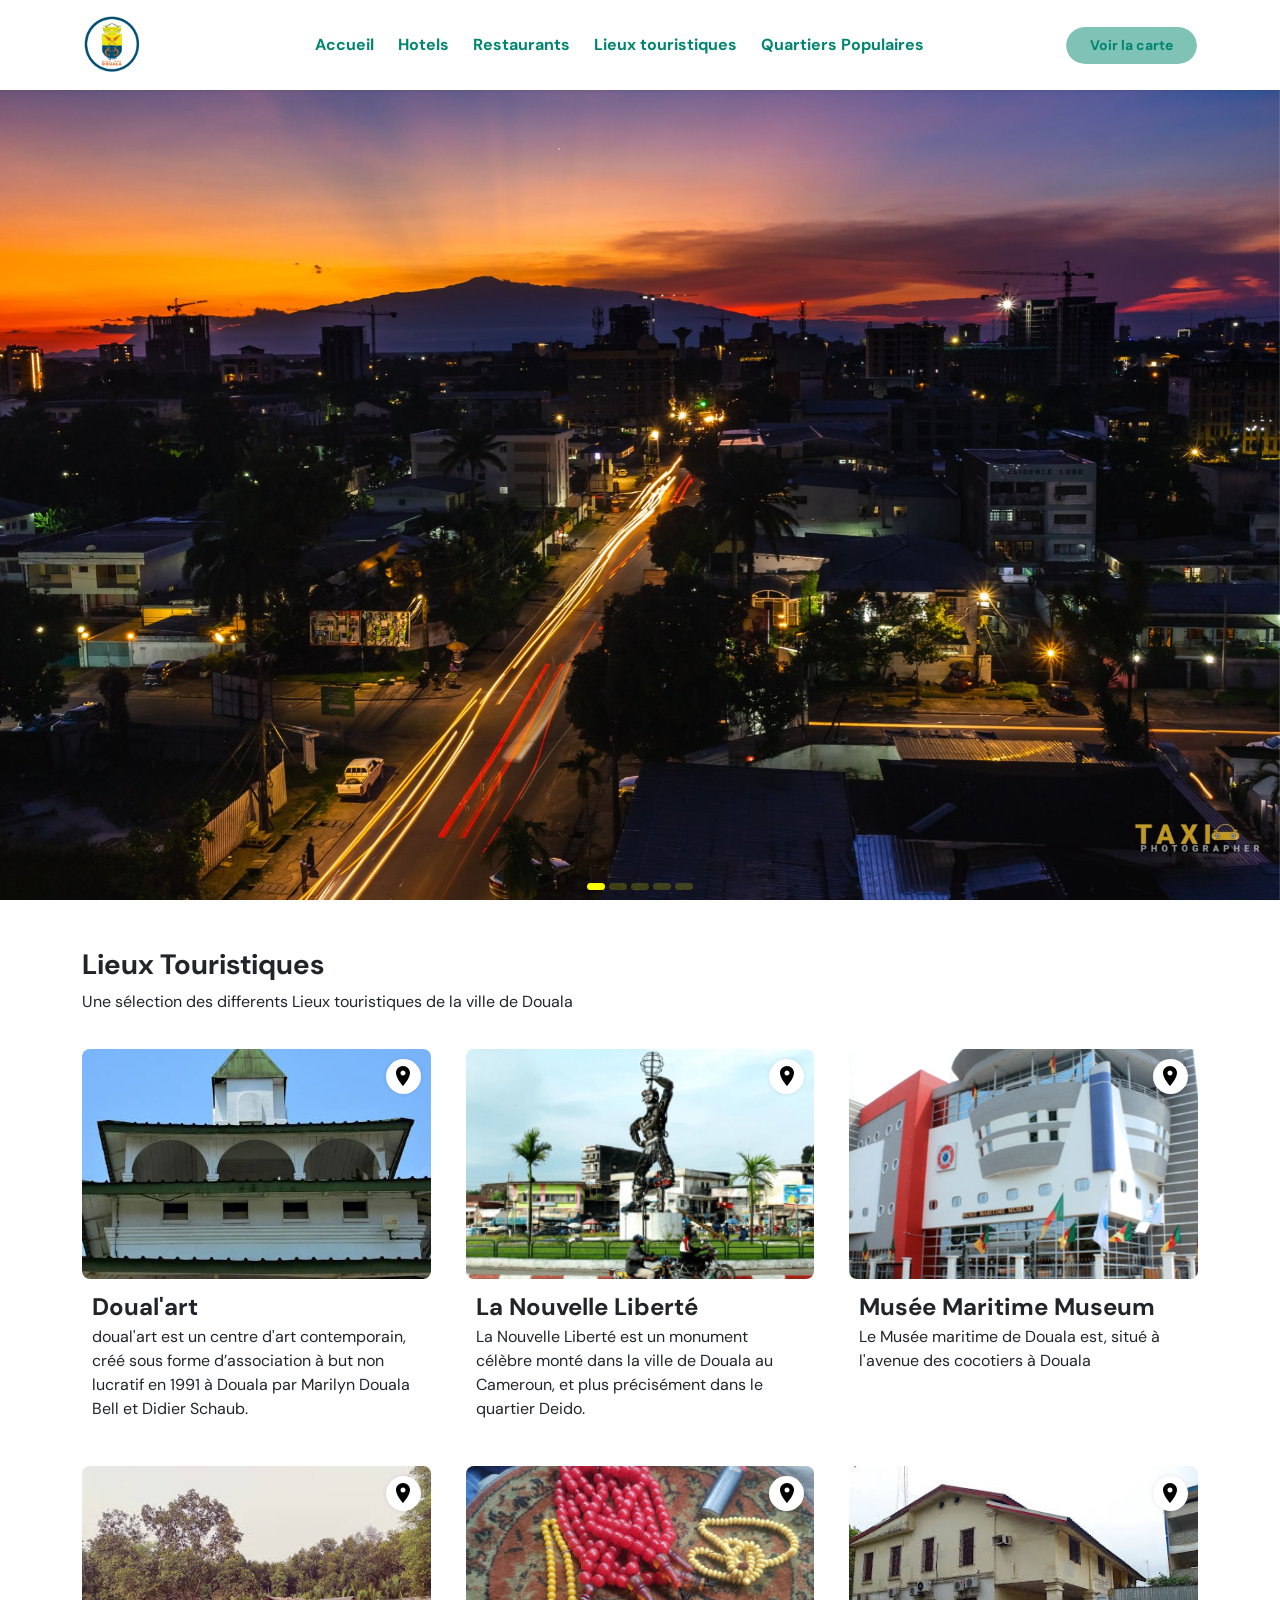
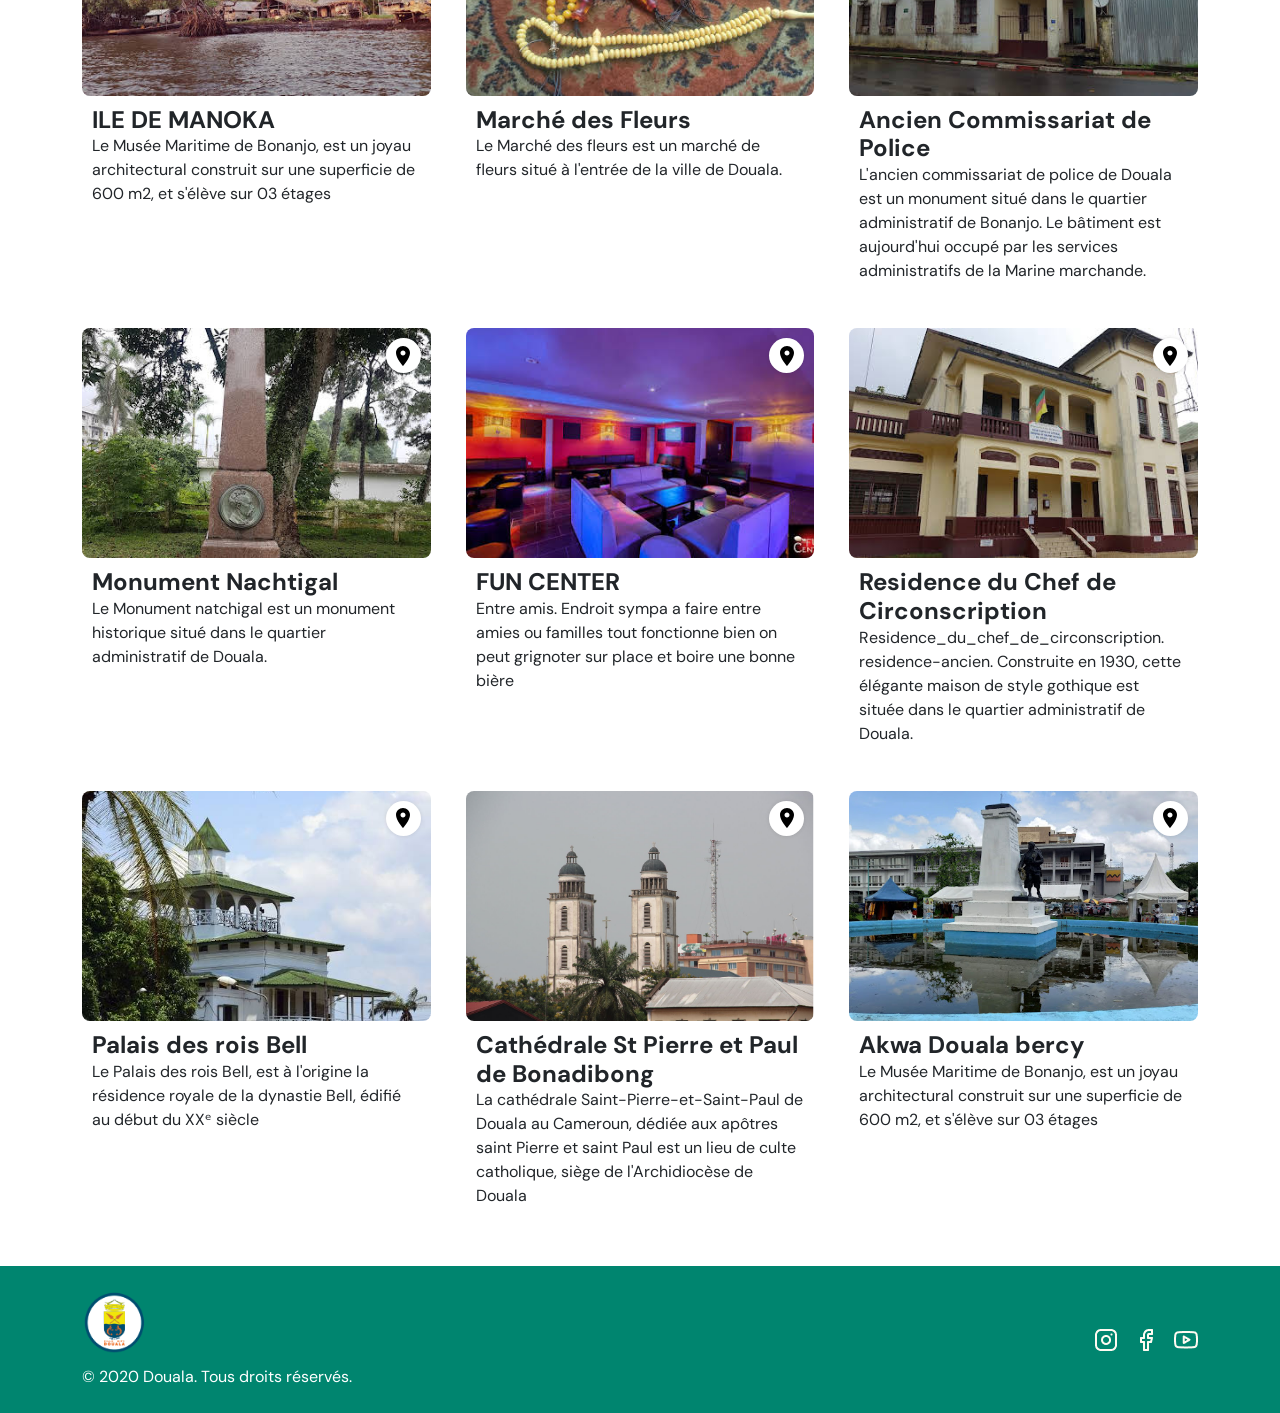
<file: pages/lieux-touristiques.html>
<!doctype html>
<html lang="en">
<head>
    <meta charset="UTF-8">
    <meta content="width=device-width, user-scalable=no, initial-scale=1.0, maximum-scale=1.0, minimum-scale=1.0"
          name="viewport">
    <meta content="ie=edge" http-equiv="X-UA-Compatible">
    <!-- Primary Meta Tags -->
    <meta content="Douala - Lieux touristiques" name="title">
    <meta content="Les differents lieux touristiques de la ville de Douala" name="description">

    <!-- Open Graph / Facebook -->
    <meta content="website" property="og:type">
    <meta content="https://website-douala.vercel.app/" property="og:url">
    <meta content="Douala - Lieux touristiques" property="og:title">
    <meta content="Les différents lieux touristiques de la ville de Douala" property="og:description">
    <meta content="/images/logo-douala.png" property="og:image">

    <!-- Twitter -->
    <meta content="summary_large_image" property="twitter:card">
    <meta content="https://website-douala.vercel.app/" property="twitter:url">
    <meta content="Douala - Lieux touristiques" property="twitter:title">
    <meta content="Les différents Lieux touristiques de la ville de Douala" property="twitter:description">
    <meta content="/images/logo-douala.png" property="twitter:image">
    <title>Douala - Lieux touristiques</title>
    <!-- Swiper css -->
    <link href="https://unpkg.com/swiper@8/swiper-bundle.min.css" rel="stylesheet"/>
    <!-- Bootstrap css -->
    <link crossorigin="anonymous" href="https://cdn.jsdelivr.net/npm/bootstrap@5.1.3/dist/css/bootstrap.min.css"
          integrity="sha384-1BmE4kWBq78iYhFldvKuhfTAU6auU8tT94WrHftjDbrCEXSU1oBoqyl2QvZ6jIW3" rel="stylesheet">
    <!-- Style css -->
    <link href="../assets/css/style.css" rel="stylesheet">
    <link href="../assets/css/lieux%20touristiques.css" rel="stylesheet">

    <link href="/images/logo-douala.png" rel="shortcut icon" type="image/png">


</head>
<body>

    <!-- Header -->
<header class="header position-fixed top-0 w-100 bg-white">
    <div class="header-container container m-auto h-100 d-flex align-items-center justify-content-between">
        <a class="logo d-flex" href="/index.html">
            <img alt="logo CUD Douala" src="/images/logo-douala.png">
        </a>

        <ul class="navbar-menu d-flex align-items-center gap-2 fw-bold h-100">
            <li class="menu-item overflow-hidden"><a class="menu-link" href="/index.html">Accueil</a></li>
            <li class="menu-item overflow-hidden"><a class="menu-link" href="hotels.html">Hotels</a></li>
            <li class="menu-item overflow-hidden"><a class="menu-link" href="restaurants.html">Restaurants</a>
            </li>
            <li class="menu-item overflow-hidden"><a class="menu-link" href="lieux-touristiques.html">Lieux
                touristiques</a></li>
            <li class="menu-item overflow-hidden"><a class="menu-link" href="quartiers-populaires.html">Quartiers
                Populaires</a></li>
        </ul>

        <button class="hamburger-btn">
            <span class="hamburger-btn__line"></span>
        </button>

        <a class="button fw-bold" href="/index.html#map">Voir la carte</a>
    </div>
</header>

<!-- Slides -->
<div class="hero swiper">
    <div class="swiper-wrapper">
        <div class="swiper-slide">
            <img alt="image de la ville de douala en pleine nuit" src="../images/nigth.jpg">
        </div>
        <div class="swiper-slide">
            <img alt="baies du fleuve wouri" src="../images/wouri-bay.jpg">
        </div>
        <div class="swiper-slide">
            <img alt="Stade de japoma" src="../images/stade.jpg">
        </div>
        <div class="swiper-slide">
            <img alt="Cathedrale saint pierre et paul de Douala" src="../images/cathedrale.jpg">
        </div>
        <div class="swiper-slide">
            <img alt="Parcours vita" src="../images/parcours-vita.jpg">
        </div>
    </div>

    <div class="swiper-pagination d-flex align-items-center justify-content-center gap-1"></div>
</div>

<!-- Lieux touristques -->
<div class="lieux-touristiques py-5">
    <div class="container m-auto">
        <div class="intro">
            <h3 class="fw-bold mb-2">Lieux Touristiques</h3>
            <p class="inro-title">Une sélection des differents Lieux touristiques de la ville de Douala</p>
        </div>

        <div class="places">
            <div class="place">
                <div class="place-img">
                    <img alt="" src="/images/doualart.jpeg">
                </div>

                <div class="place-content">
                    <a class="place-content__title mb-2"
                       href="https://www.google.com/search?q=Doual%27art&stick=H4sIAAAAAAAAAONgFuLQz9U3SEnKLlbiArGMK9MsDSu0FLOTrfRz8pMTSzLz8-AMq8SSkqLEZBCzGAAQQCDaOwAAAA&ved=0CB0Q4mhqFwoTCMDF2o744fcCFQAAAAAdAAAAABAQ&hl=fr-CM&gl=cm#">Doual'art</a>
                    <p class="place-content__description">
                        doual'art est un centre d'art contemporain, créé sous forme d’association à but non lucratif en
                        1991 à Douala par Marilyn Douala Bell et Didier Schaub.
                    </p>
                </div>

                <a class="localisation"
                   href="https://www.google.com/search?q=Doual%27art&stick=H4sIAAAAAAAAAONgFuLQz9U3SEnKLlbiArGMK9MsDSu0FLOTrfRz8pMTSzLz8-AMq8SSkqLEZBCzGAAQQCDaOwAAAA&ved=0CB0Q4mhqFwoTCMDF2o744fcCFQAAAAAdAAAAABAQ&hl=fr-CM&gl=cm#">
                    <svg fill="none" height="80" viewBox="0 0 56 80" width="56" xmlns="http://www.w3.org/2000/svg">
                        <path d="M28 0C12.52 0 0 12.52 0 28C0 49 28 80 28 80C28 80 56 49 56 28C56 12.52 43.48 0 28 0ZM28 38C22.48 38 18 33.52 18 28C18 22.48 22.48 18 28 18C33.52 18 38 22.48 38 28C38 33.52 33.52 38 28 38Z"
                              fill="black"/>
                    </svg>
                </a>
            </div>
            <div class="place">
                <div class="place-img">
                    <img alt="" src="/images/liberte.png">
                </div>

                <div class="place-content">
                    <a
                            class="place-content__title"
                            href="https://www.google.com/search?q=Mus%C3%A9e%20Maritime%20Museum%20Douala&stick=H4sIAAAAAAAAAONgFuLQz9U3SEnKLlbi0U_XNzRKMjDKyMox1VLMTrbSz8lPTizJzM-DM6wSS0qKEpNBzGIAtyeSmD0AAAA&ved=0CCIQ4mhqFwoTCMDF2o744fcCFQAAAAAdAAAAABAc&hl=fr-CM&gl=cm#">La Nouvelle Liberté</a>
                    <p class="place-content__description">
                        La Nouvelle Liberté est un monument célèbre monté dans la ville de Douala au Cameroun, et plus
                        précisément dans le quartier Deido.
                    </p>
                </div>
                <a class="localisation"
                   href="https://www.google.com/search?q=Mus%C3%A9e%20Maritime%20Museum%20Douala&stick=H4sIAAAAAAAAAONgFuLQz9U3SEnKLlbi0U_XNzRKMjDKyMox1VLMTrbSz8lPTizJzM-DM6wSS0qKEpNBzGIAtyeSmD0AAAA&ved=0CCIQ4mhqFwoTCMDF2o744fcCFQAAAAAdAAAAABAc&hl=fr-CM&gl=cm#">
                    <svg fill="none" height="80" viewBox="0 0 56 80" width="56" xmlns="http://www.w3.org/2000/svg">
                        <path d="M28 0C12.52 0 0 12.52 0 28C0 49 28 80 28 80C28 80 56 49 56 28C56 12.52 43.48 0 28 0ZM28 38C22.48 38 18 33.52 18 28C18 22.48 22.48 18 28 18C33.52 18 38 22.48 38 28C38 33.52 33.52 38 28 38Z"
                              fill="black"/>
                    </svg>
                </a>
            </div>
            <div class="place">
                <div class="place-img">
                    <img alt="" src="/images/musee.png">
                </div>

                <div class="place-content">
                    <a
                            class="place-content__title"
                            href="https://www.google.com/search?q=Mus%C3%A9e%20Maritime%20Museum%20Douala&stick=H4sIAAAAAAAAAONgFuLQz9U3SEnKLlbi0U_XNzRKMjDKyMox1VLMTrbSz8lPTizJzM-DM6wSS0qKEpNBzGIAtyeSmD0AAAA&ved=0CCIQ4mhqFwoTCMDF2o744fcCFQAAAAAdAAAAABAc&hl=fr-CM&gl=cm#">Musée Maritime Museum</a>
                    <p class="place-content__description">
                        Le Musée maritime de Douala est, situé à l'avenue des cocotiers à Douala
                    </p>
                </div>
                <a class="localisation"
                   href="https://www.google.com/search?q=Mus%C3%A9e%20Maritime%20Museum%20Douala&stick=H4sIAAAAAAAAAONgFuLQz9U3SEnKLlbi0U_XNzRKMjDKyMox1VLMTrbSz8lPTizJzM-DM6wSS0qKEpNBzGIAtyeSmD0AAAA&ved=0CCIQ4mhqFwoTCMDF2o744fcCFQAAAAAdAAAAABAc&hl=fr-CM&gl=cm#">
                    <svg fill="none" height="80" viewBox="0 0 56 80" width="56" xmlns="http://www.w3.org/2000/svg">
                        <path d="M28 0C12.52 0 0 12.52 0 28C0 49 28 80 28 80C28 80 56 49 56 28C56 12.52 43.48 0 28 0ZM28 38C22.48 38 18 33.52 18 28C18 22.48 22.48 18 28 18C33.52 18 38 22.48 38 28C38 33.52 33.52 38 28 38Z"
                              fill="black"/>
                    </svg>
                </a>
            </div>

            <div class="place">
                <div class="place-img">
                    <img alt="" src="/images/manoca.jpg">
                </div>

                <div class="place-content">
                    <h3 class="place-content__title">ILE DE MANOKA</h3>
                    <p class="place-content__description">
                        Le Musée Maritime de Bonanjo, est un joyau architectural construit sur une superficie de 600 m2,
                        et s'élève sur 03 étages
                    </p>
                </div>

                <a class="localisation"
                   href="https://www.google.com/search?q=ILE%20DE%20MANOKA&stick=H4sIAAAAAAAAAONgFuLQz9U3SEnKLlbi1U_XNzRMy00ySUsrq9RSzE620s_JT04syczPgzOsEktKihKTQcxiALtg29k-AAAA&ved=0CBsQ4mhqFwoTCJj71r774fcCFQAAAAAdAAAAABAv&hl=fr-CM&gl=cm#">
                    <svg fill="none" height="80" viewBox="0 0 56 80" width="56" xmlns="http://www.w3.org/2000/svg">
                        <path d="M28 0C12.52 0 0 12.52 0 28C0 49 28 80 28 80C28 80 56 49 56 28C56 12.52 43.48 0 28 0ZM28 38C22.48 38 18 33.52 18 28C18 22.48 22.48 18 28 18C33.52 18 38 22.48 38 28C38 33.52 33.52 38 28 38Z"
                              fill="black"/>
                    </svg>
                </a>
            </div>
            <div class="place">
                <div class="place-img">
                    <img alt="" src="/images/marche-fleurs.jpeg">
                </div>

                <div class="place-content">
                    <h3 class="place-content__title">Marché des Fleurs</h3>
                    <p class="place-content__description">
                        Le Marché des fleurs est un marché de fleurs situé à l'entrée de la ville de Douala.
                    </p>
                </div>

                <a class="localisation"
                   href="https://www.google.com/search?q=March%C3%A9%20des%20Fleurs&stick=H4sIAAAAAAAAAONgFuLQz9U3SEnKLlbi1U_XNzTMLavKSDbJqNJSzE620s_JT04syczPgzOsEktKihKTQcxiAJloeSQ-AAAA&ved=0CBsQ4mhqFwoTCJj71r774fcCFQAAAAAdAAAAABA1&hl=fr-CM&gl=cm#">
                    <svg fill="none" height="80" viewBox="0 0 56 80" width="56" xmlns="http://www.w3.org/2000/svg">
                        <path d="M28 0C12.52 0 0 12.52 0 28C0 49 28 80 28 80C28 80 56 49 56 28C56 12.52 43.48 0 28 0ZM28 38C22.48 38 18 33.52 18 28C18 22.48 22.48 18 28 18C33.52 18 38 22.48 38 28C38 33.52 33.52 38 28 38Z"
                              fill="black"/>
                    </svg>
                </a>
            </div>
            <div class="place">
                <div class="place-img">
                    <img alt="" src="/images/ancien-comm.JPG">
                </div>

                <div class="place-content">
                    <h3 class="place-content__title">Ancien Commissariat de Police</h3>
                    <p class="place-content__description">
                        L'ancien commissariat de police de Douala est un monument situé dans le quartier administratif
                        de Bonanjo. Le bâtiment est aujourd'hui occupé par les services administratifs de la Marine
                        marchande.
                    </p>
                </div>

                <a class="localisation"
                   href="https://www.google.com/search?q=Ancien%20Commissariat%20de%20Police&stick=H4sIAAAAAAAAAONgFuLQz9U3SEnKLlbiArHKCooNzeK1FLOTrfRz8pMTSzLz8-AMq8SSkqLEZBCzGACtlXMbOwAAAA&ved=0CBQQ4mhqFwoTCJj71r774fcCFQAAAAAdAAAAABA7&hl=fr-CM&gl=cm#">
                    <svg fill="none" height="80" viewBox="0 0 56 80" width="56" xmlns="http://www.w3.org/2000/svg">
                        <path d="M28 0C12.52 0 0 12.52 0 28C0 49 28 80 28 80C28 80 56 49 56 28C56 12.52 43.48 0 28 0ZM28 38C22.48 38 18 33.52 18 28C18 22.48 22.48 18 28 18C33.52 18 38 22.48 38 28C38 33.52 33.52 38 28 38Z"
                              fill="black"/>
                    </svg>
                </a>
            </div>

            <div class="place">
                <div class="place-img">
                    <img alt="" src="/images/natchigal.jpg">
                </div>

                <div class="place-content">
                    <h3 class="place-content__title">Monument Nachtigal</h3>
                    <p class="place-content__description">
                        Le Monument natchigal est un monument historique situé dans le quartier administratif de Douala.
                    </p>
                </div>

                <a class="localisation"
                   href="https://www.google.com/search?q=Monument%20Nachtigal&stick=H4sIAAAAAAAAAONgFuLQz9U3SEnKLlbi1U_XNzTMMCk3TC5KMtJSzE620s_JT04syczPgzOsEktKihKTQcxiABnOCoM-AAAA&ved=0CA8Q4mhqFwoTCLDvjoX_4fcCFQAAAAAdAAAAABAf&hl=fr-CM&gl=cm#">
                    <svg fill="none" height="80" viewBox="0 0 56 80" width="56" xmlns="http://www.w3.org/2000/svg">
                        <path d="M28 0C12.52 0 0 12.52 0 28C0 49 28 80 28 80C28 80 56 49 56 28C56 12.52 43.48 0 28 0ZM28 38C22.48 38 18 33.52 18 28C18 22.48 22.48 18 28 18C33.52 18 38 22.48 38 28C38 33.52 33.52 38 28 38Z"
                              fill="black"/>
                    </svg>
                </a>
            </div>
            <div class="place">
                <div class="place-img">
                    <img alt="" src="/images/fun-center.jpg">
                </div>

                <div class="place-content">
                    <h3 class="place-content__title">FUN CENTER</h3>
                    <p class="place-content__description">
                        Entre amis. Endroit sympa a faire entre amies ou familles tout fonctionne bien on peut grignoter
                        sur place et boire une bonne bière
                    </p>
                </div>

                <a class="localisation"
                   href="https://www.google.com/search?q=FUN%20CENTER&stick=H4sIAAAAAAAAAONgFuLQz9U3SEnKLlbi1U_XNzRMqygrM04zS9JSzE620s_JT04syczPgzOsEktKihKTQcxiANAvW9o-AAAA&ved=0CCcQ4mhqFwoTCLDvjoX_4fcCFQAAAAAdAAAAABAt&hl=fr-CM&gl=cm#">
                    <svg fill="none" height="80" viewBox="0 0 56 80" width="56" xmlns="http://www.w3.org/2000/svg">
                        <path d="M28 0C12.52 0 0 12.52 0 28C0 49 28 80 28 80C28 80 56 49 56 28C56 12.52 43.48 0 28 0ZM28 38C22.48 38 18 33.52 18 28C18 22.48 22.48 18 28 18C33.52 18 38 22.48 38 28C38 33.52 33.52 38 28 38Z"
                              fill="black"/>
                    </svg>
                </a>
            </div>
            <div class="place">
                <div class="place-img">
                    <img alt="" src="/images/ancienne-r.JPG">
                </div>

                <div class="place-content">
                    <h3 class="place-content__title">Residence du Chef de Circonscription</h3>
                    <p class="place-content__description">
                        Residence_du_chef_de_circonscription. residence-ancien. Construite en 1930, cette élégante
                        maison de style gothique est située dans le quartier administratif de Douala.
                    </p>
                </div>

                <a class="localisation"
                   href="https://www.google.com/search?q=Ancienne%20Residence%20du%20Chef%20de%20Circonscription&stick=H4sIAAAAAAAAAONgFuLQz9U3SEnKLlbi1U_XNzTMMCk3LCqsyNZSzE620s_JT04syczPgzOsEktKihKTQcxiAGgxoOA-AAAA&ved=0CA0Q4mhqFwoTCLDvjoX_4fcCFQAAAAAdAAAAABA2&hl=fr-CM&gl=cm#">
                    <svg fill="none" height="80" viewBox="0 0 56 80" width="56" xmlns="http://www.w3.org/2000/svg">
                        <path d="M28 0C12.52 0 0 12.52 0 28C0 49 28 80 28 80C28 80 56 49 56 28C56 12.52 43.48 0 28 0ZM28 38C22.48 38 18 33.52 18 28C18 22.48 22.48 18 28 18C33.52 18 38 22.48 38 28C38 33.52 33.52 38 28 38Z"
                              fill="black"/>
                    </svg>
                </a>
            </div>

            <div class="place">
                <div class="place-img">
                    <img alt="" src="/images/palais-roi-bell.jpeg">
                </div>

                <div class="place-content">
                    <h3 class="place-content__title">Palais des rois Bell</h3>
                    <p class="place-content__description">
                        Le Palais des rois Bell, est à l'origine la résidence royale de la dynastie Bell, édifié au
                        début du XXᵉ siècle
                    </p>
                </div>

                <a class="localisation"
                   href="https://www.google.com/maps/place/Palais+des+rois+Bell,+Douala/@4.0433466,9.687131,17z/data=!4m2!3m1!1s0x106112fae1c9e897:0x7baf1a5894c0c63c?hl=fr-CM&gl=cm">
                    <svg fill="none" height="80" viewBox="0 0 56 80" width="56" xmlns="http://www.w3.org/2000/svg">
                        <path d="M28 0C12.52 0 0 12.52 0 28C0 49 28 80 28 80C28 80 56 49 56 28C56 12.52 43.48 0 28 0ZM28 38C22.48 38 18 33.52 18 28C18 22.48 22.48 18 28 18C33.52 18 38 22.48 38 28C38 33.52 33.52 38 28 38Z"
                              fill="black"/>
                    </svg>
                </a>
            </div>
            <div class="place">
                <div class="place-img">
                    <img alt="" src="/images/catedrale.png">
                </div>

                <div class="place-content">
                    <h3 class="place-content__title">Cathédrale St Pierre et Paul de Bonadibong</h3>
                    <p class="place-content__description">
                        La cathédrale Saint-Pierre-et-Saint-Paul de Douala au Cameroun, dédiée aux apôtres saint Pierre
                        et saint Paul est un lieu de culte catholique, siège de l'Archidiocèse de Douala
                    </p>
                </div>
                <a class="localisation"
                   href="https://www.google.com/search?q=Cath%C3%A9drale%20St%20Pierre%20et%20Paul%20de%20Bonadibong&stick=H4sIAAAAAAAAAONgFuLQz9U3SEnKLlbiArHKCrLMLZO0FLOTrfRz8pMTSzLz8-AMq8SSkqLEZBCzGAB_P-EpOwAAAA&ved=0CCUQ4mhqFwoTCMDF2o744fcCFQAAAAAdAAAAABAl&hl=fr-CM&gl=cm#">
                    <svg fill="none" height="80" viewBox="0 0 56 80" width="56" xmlns="http://www.w3.org/2000/svg">
                        <path d="M28 0C12.52 0 0 12.52 0 28C0 49 28 80 28 80C28 80 56 49 56 28C56 12.52 43.48 0 28 0ZM28 38C22.48 38 18 33.52 18 28C18 22.48 22.48 18 28 18C33.52 18 38 22.48 38 28C38 33.52 33.52 38 28 38Z"
                              fill="black"/>
                    </svg>
                </a>
            </div>
            <div class="place">
                <div class="place-img">
                    <img alt="" src="/images/douala-bercy.jpg">
                </div>

                <div class="place-content">
                    <h3 class="place-content__title">Akwa Douala bercy</h3>
                    <p class="place-content__description">
                        Le Musée Maritime de Bonanjo, est un joyau architectural construit sur une superficie de 600 m2,
                        et s'élève sur 03 étages
                    </p>
                </div>
                <a class="localisation"
                   href="https://www.google.com/search?q=Akwa%20Douala%20bercy&stick=H4sIAAAAAAAAAONgFuLQz9U3SEnKLlbi1U_XNzRMNiwwjU-xrNRSzE620s_JT04syczPgzOsEktKihKTQcxiACLH4WA-AAAA&ved=0CB0Q4mhqFwoTCLDvjoX_4fcCFQAAAAAdAAAAABA9&hl=fr-CM&gl=cm#">
                    <svg fill="none" height="80" viewBox="0 0 56 80" width="56" xmlns="http://www.w3.org/2000/svg">
                        <path d="M28 0C12.52 0 0 12.52 0 28C0 49 28 80 28 80C28 80 56 49 56 28C56 12.52 43.48 0 28 0ZM28 38C22.48 38 18 33.52 18 28C18 22.48 22.48 18 28 18C33.52 18 38 22.48 38 28C38 33.52 33.52 38 28 38Z"
                              fill="black"/>
                    </svg>
                </a>
            </div>

        </div>
    </div>
</div>


<!-- Footer -->
<footer class="footer">
    <div class="footer-container container m-auto py-4 d-flex flex-column flex-md-row justify-content-between gap-3">
        <div class="infos">
            <a class="logo d-flex mb-2" href="../index.html">
                <img alt="logo CUD Douala" src="../images/logo-douala.png">
            </a>

            <p class="copyright">
                &copy; 2020 Douala. Tous droits réservés.
            </p>
        </div>

        <div class="social-links d-flex align-items-center gap-3">
            <a class="social-link" href="#"><img alt="instagram icon" src="../images/instagram.png"></a>
            <a class="social-link" href="#"><img alt="facebook icon" src="../images/facebook.png"></a>
            <a class="social-link" href="#"><img alt="youtube icon" src="../images/youtube.png"></a>
        </div>
    </div>
</footer>


<!-- Swiper Js -->
<script src="https://unpkg.com/swiper@8/swiper-bundle.min.js"></script>
<script src="../assets/js/swiper.js"></script>
<!-- Bootstrap Js -->
<script crossorigin="anonymous"
        integrity="sha384-ka7Sk0Gln4gmtz2MlQnikT1wXgYsOg+OMhuP+IlRH9sENBO0LRn5q+8nbTov4+1p"
        src="https://cdn.jsdelivr.net/npm/bootstrap@5.1.3/dist/js/bootstrap.bundle.min.js"></script>
<!-- Js -->
<script src="../assets/js/app.js"></script>
</body>
</html>
</file>
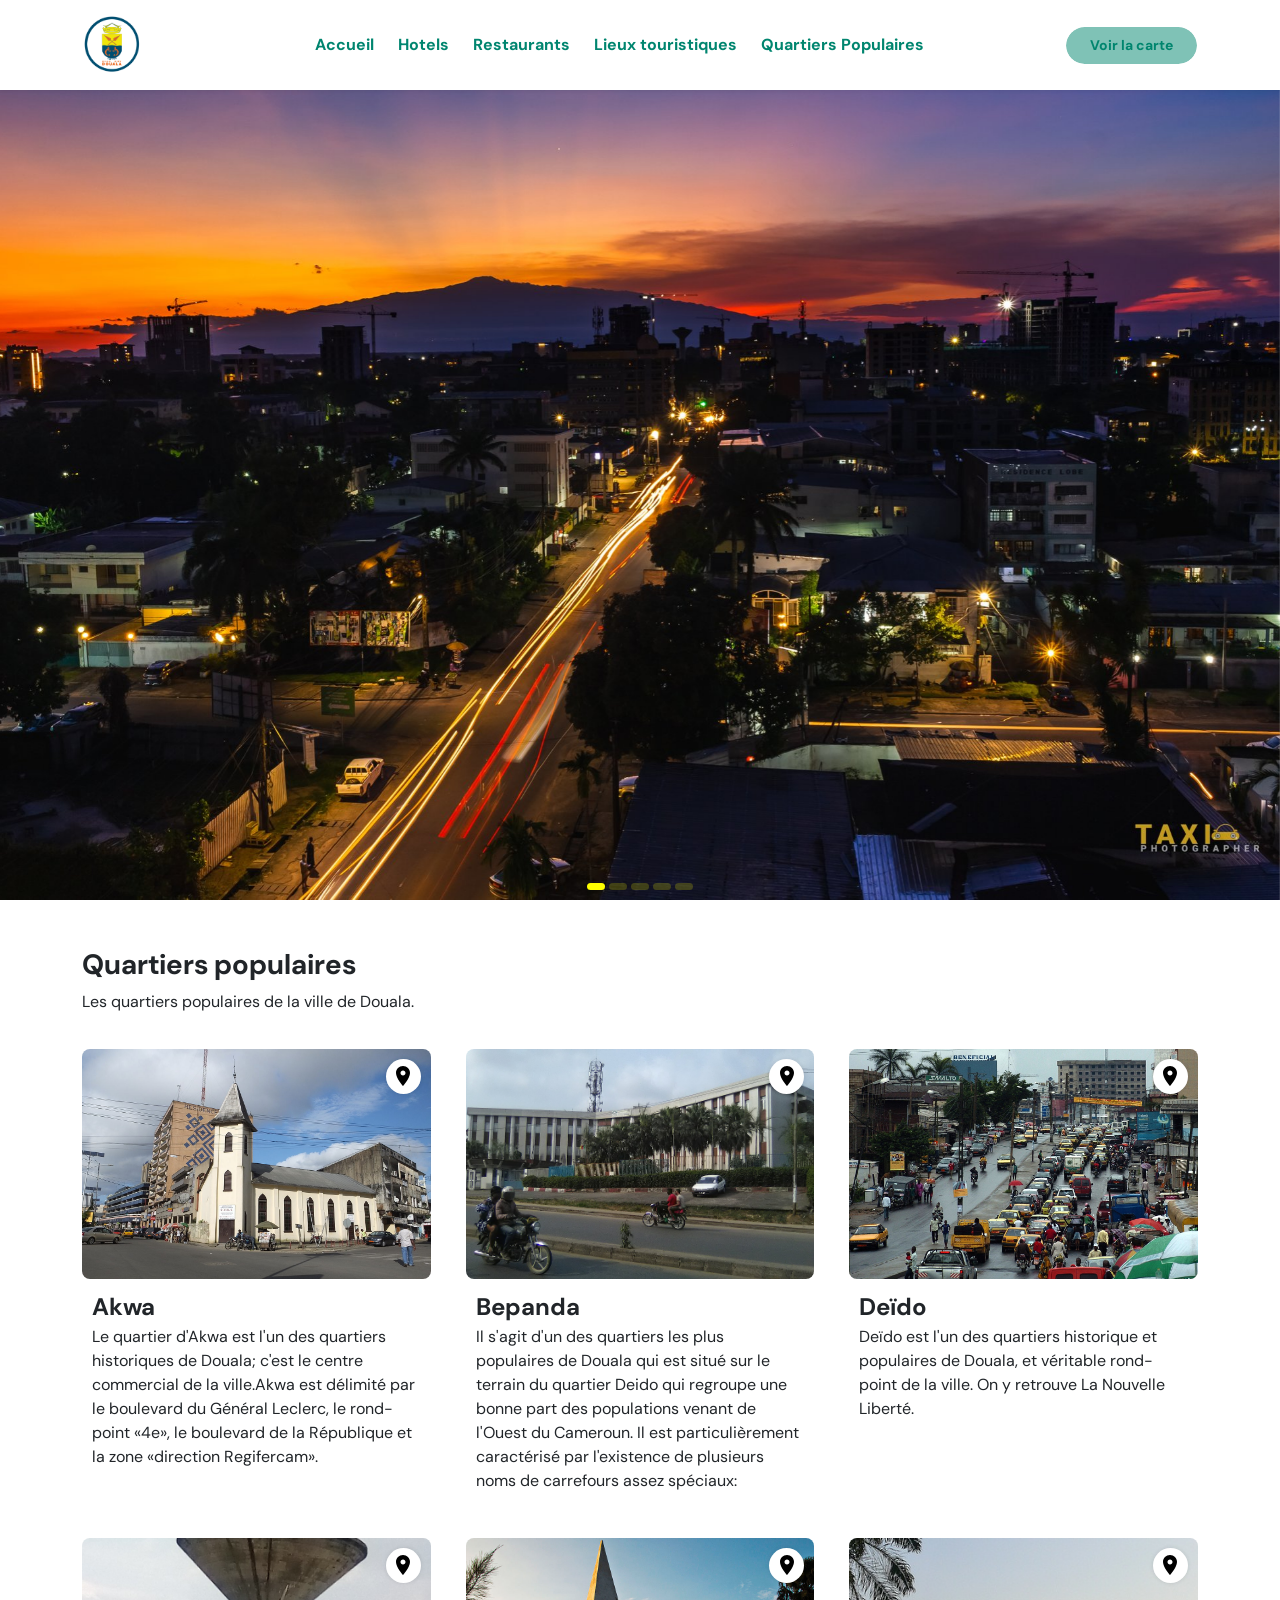
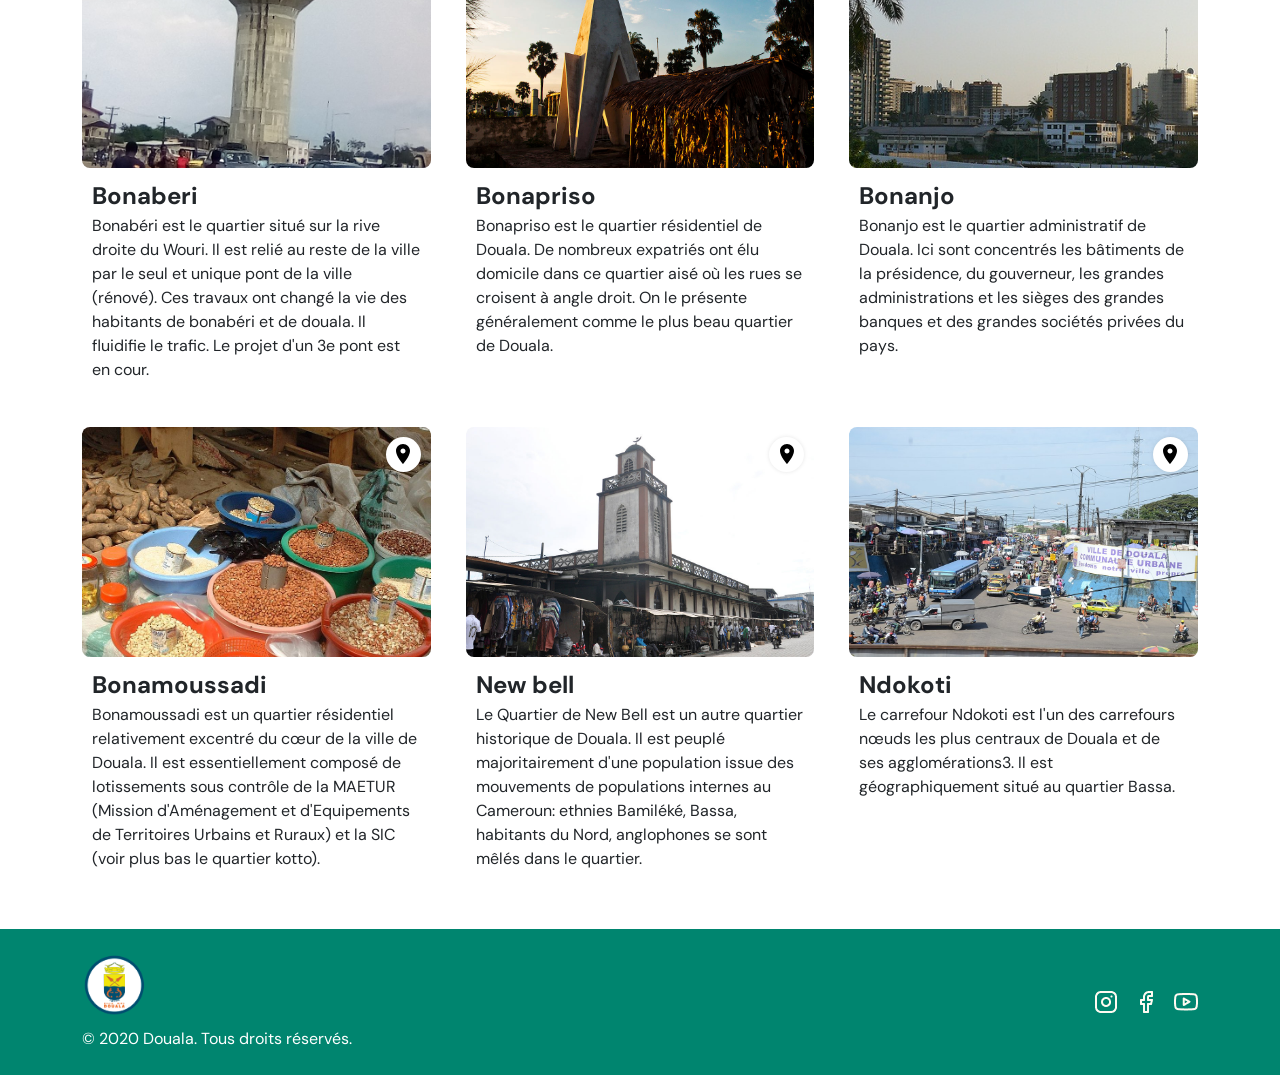
<file: pages/quartiers-populaires.html>
<!doctype html>
<html lang="en">
<head>
    <meta charset="UTF-8">
    <meta content="width=device-width, user-scalable=no, initial-scale=1.0, maximum-scale=1.0, minimum-scale=1.0"
          name="viewport">
    <meta content="ie=edge" http-equiv="X-UA-Compatible">

    <!-- Primary Meta Tags -->
    <meta content="Douala - Quartiers Populaires" name="title">
    <meta content="Les differents quartiers populaires de la ville de Douala" name="description">

    <!-- Open Graph / Facebook -->
    <meta content="website" property="og:type">
    <meta content="https://website-douala.vercel.app/" property="og:url">
    <meta content="Douala - Quartiers Populaires" property="og:title">
    <meta content="Les différents quartiers populaires de la ville de Douala" property="og:description">
    <meta content="/images/logo-douala.png" property="og:image">

    <!-- Twitter -->
    <meta content="summary_large_image" property="twitter:card">
    <meta content="https://website-douala.vercel.app/" property="twitter:url">
    <meta content="Douala - Quartiers Populaires" property="twitter:title">
    <meta content="Les différents quartiers populaires de la ville de Douala" property="twitter:description">
    <meta content="/images/logo-douala.png" property="twitter:image">
    <title>Douala - Quartiers Populaires</title>
    <!-- Swiper css -->
    <link href="https://unpkg.com/swiper@8/swiper-bundle.min.css" rel="stylesheet"/>
    <!-- Bootstrap css -->
    <link crossorigin="anonymous" href="https://cdn.jsdelivr.net/npm/bootstrap@5.1.3/dist/css/bootstrap.min.css"
          integrity="sha384-1BmE4kWBq78iYhFldvKuhfTAU6auU8tT94WrHftjDbrCEXSU1oBoqyl2QvZ6jIW3" rel="stylesheet">
    <!-- Style css -->
    <link href="../assets/css/style.css" rel="stylesheet">
    <link href="../assets/css/lieux%20touristiques.css" rel="stylesheet">

    <link href="/images/logo-douala.png" rel="shortcut icon" type="image/png">

</head>

<body>

    <!-- Header Barre de navigation -->
<header class="header position-fixed top-0 w-100 bg-white">
    <div class="header-container container m-auto h-100 d-flex align-items-center justify-content-between">
        <a class="logo d-flex" href="/index.html">
            <img alt="logo CUD Douala" src="/images/logo-douala.png">
        </a>

        <ul class="navbar-menu d-flex align-items-center gap-2 fw-bold h-100">
            <li class="menu-item overflow-hidden"><a class="menu-link" href="/index.html">Accueil</a></li>
            <li class="menu-item overflow-hidden"><a class="menu-link" href="hotels.html">Hotels</a></li>
            <li class="menu-item overflow-hidden"><a class="menu-link" href="restaurants.html">Restaurants</a>
            </li>
            <li class="menu-item overflow-hidden"><a class="menu-link" href="lieux-touristiques.html">Lieux
                touristiques</a></li>
            <li class="menu-item overflow-hidden"><a class="menu-link" href="quartiers-populaires.html">Quartiers
                Populaires</a></li>
        </ul>

        <button class="hamburger-btn">
            <span class="hamburger-btn__line"></span>
        </button>

        <a class="button fw-bold" href="/index.html#map">Voir la carte</a>
    </div>
</header>

<!-- Slides -->
<div class="hero swiper">
    <div class="swiper-wrapper">
        <div class="swiper-slide">
            <img alt="image de la ville de douala en pleine nuit" src="../images/nigth.jpg">
        </div>
        <div class="swiper-slide">
            <img alt="baies du fleuve wouri" src="../images/wouri-bay.jpg">
        </div>
        <div class="swiper-slide">
            <img alt="Stade de japoma" src="../images/stade.jpg">
        </div>
        <div class="swiper-slide">
            <img alt="Cathedrale saint pierre et paul de Douala" src="../images/cathedrale.jpg">
        </div>
        <div class="swiper-slide">
            <img alt="Parcours vita" src="../images/parcours-vita.jpg">
        </div>
    </div>

    <div class="swiper-pagination d-flex align-items-center justify-content-center gap-1"></div>
</div>

<!-- Leiux touristiques -->
<div class="lieux-touristiques py-5">
    <div class="container m-auto">
        <div class="intro">
            <h3 class="fw-bold mb-2">Quartiers populaires</h3>
            <p class="inro-title">Les quartiers populaires de la ville de Douala.</p>
        </div>

        <div class="places">
            <div class="place">
                <div class="place-img">
                    <img alt="" src="/images/akwa.JPG">
                </div>

                <div class="place-content">
                    <a class="place-content__title mb-2"
                       href="https://goo.gl/maps/EWGgZ3TCLFYvpUBQ7">
                        Akwa
                    </a>
                    <p class="place-content__description">
                        Le quartier d'Akwa est l'un des quartiers historiques de Douala; c'est le centre commercial de
                        la ville.Akwa est délimité par le boulevard du Général Leclerc, le rond-point «4e», le boulevard
                        de la République et la zone «direction Regifercam».
                    </p>
                </div>

                <a class="localisation"
                   href="https://goo.gl/maps/EWGgZ3TCLFYvpUBQ7">
                    <svg fill="none" height="80" viewBox="0 0 56 80" width="56" xmlns="http://www.w3.org/2000/svg">
                        <path d="M28 0C12.52 0 0 12.52 0 28C0 49 28 80 28 80C28 80 56 49 56 28C56 12.52 43.48 0 28 0ZM28 38C22.48 38 18 33.52 18 28C18 22.48 22.48 18 28 18C33.52 18 38 22.48 38 28C38 33.52 33.52 38 28 38Z"
                              fill="black"/>
                    </svg>
                </a>
            </div>

            <div class="place">
                <div class="place-img">
                    <img alt="" src="/images/bepanda.jpg">
                </div>

                <div class="place-content">
                    <a class="place-content__title"
                       href="https://goo.gl/maps/L1LvBzyde4V1xZoL8">
                        Bepanda
                    </a>
                    <p class="place-content__description">
                        Il s'agit d'un des quartiers les plus populaires de Douala qui est situé sur le terrain du
                        quartier Deido qui regroupe une bonne part des populations venant de l'Ouest du Cameroun. Il est
                        particulièrement caractérisé par l'existence de plusieurs noms de carrefours assez spéciaux:
                    </p>
                </div>
                <a class="localisation"
                   href="https://goo.gl/maps/L1LvBzyde4V1xZoL8">
                    <svg fill="none" height="80" viewBox="0 0 56 80" width="56" xmlns="http://www.w3.org/2000/svg">
                        <path d="M28 0C12.52 0 0 12.52 0 28C0 49 28 80 28 80C28 80 56 49 56 28C56 12.52 43.48 0 28 0ZM28 38C22.48 38 18 33.52 18 28C18 22.48 22.48 18 28 18C33.52 18 38 22.48 38 28C38 33.52 33.52 38 28 38Z"
                              fill="black"/>
                    </svg>
                </a>
            </div>

            <div class="place">
                <div class="place-img">
                    <img alt="" src="/images/deido.jpg">
                </div>

                <div class="place-content">
                    <a class="place-content__title" href="https://goo.gl/maps/QC9VnJqsCBj9BBcUA">
                        Deïdo
                    </a>
                    <p class="place-content__description">
                        Deïdo est l'un des quartiers historique et populaires de Douala, et véritable rond-point de la
                        ville. On y retrouve La Nouvelle Liberté.
                    </p>
                </div>
                <a class="localisation"
                   href="https://goo.gl/maps/QC9VnJqsCBj9BBcUA">
                    <svg fill="none" height="80" viewBox="0 0 56 80" width="56" xmlns="http://www.w3.org/2000/svg">
                        <path d="M28 0C12.52 0 0 12.52 0 28C0 49 28 80 28 80C28 80 56 49 56 28C56 12.52 43.48 0 28 0ZM28 38C22.48 38 18 33.52 18 28C18 22.48 22.48 18 28 18C33.52 18 38 22.48 38 28C38 33.52 33.52 38 28 38Z"
                              fill="black"/>
                    </svg>
                </a>
            </div>

            <div class="place">
                <div class="place-img">
                    <img alt="" src="/images/bonaberi.jpg">
                </div>

                <div class="place-content">
                    <a class="place-content__title" href="https://goo.gl/maps/gH32x5JZtZnAH6Zy6">Bonaberi</a>
                    <p class="place-content__description">
                        Bonabéri est le quartier situé sur la rive droite du Wouri. Il est relié au reste de la ville
                        par le seul et unique pont de la ville (rénové). Ces travaux ont changé la vie des habitants de
                        bonabéri et de douala. Il fluidifie le trafic. Le projet d'un 3e pont est en cour.
                    </p>
                </div>

                <a class="localisation"
                   href="https://goo.gl/maps/gH32x5JZtZnAH6Zy6">
                    <svg fill="none" height="80" viewBox="0 0 56 80" width="56" xmlns="http://www.w3.org/2000/svg">
                        <path d="M28 0C12.52 0 0 12.52 0 28C0 49 28 80 28 80C28 80 56 49 56 28C56 12.52 43.48 0 28 0ZM28 38C22.48 38 18 33.52 18 28C18 22.48 22.48 18 28 18C33.52 18 38 22.48 38 28C38 33.52 33.52 38 28 38Z"
                              fill="black"/>
                    </svg>
                </a>
            </div>

            <div class="place">
                <div class="place-img">
                    <img alt="" src="/images/bonapriso.JPG">
                </div>

                <div class="place-content">
                    <a class="place-content__title" href="https://goo.gl/maps/e72qcUtSrcxCYCRU9">Bonapriso</a>
                    <p class="place-content__description">
                        Bonapriso est le quartier résidentiel de Douala. De nombreux expatriés ont élu domicile dans ce
                        quartier aisé où les rues se croisent à angle droit.
                        On le présente généralement comme le plus beau quartier de Douala.
                    </p>
                </div>

                <a class="localisation"
                   href="https://goo.gl/maps/e72qcUtSrcxCYCRU9">
                    <svg fill="none" height="80" viewBox="0 0 56 80" width="56" xmlns="http://www.w3.org/2000/svg">
                        <path d="M28 0C12.52 0 0 12.52 0 28C0 49 28 80 28 80C28 80 56 49 56 28C56 12.52 43.48 0 28 0ZM28 38C22.48 38 18 33.52 18 28C18 22.48 22.48 18 28 18C33.52 18 38 22.48 38 28C38 33.52 33.52 38 28 38Z"
                              fill="black"/>
                    </svg>
                </a>
            </div>

            <div class="place">
                <div class="place-img">
                    <img alt="" src="/images/bonanjo.jpeg">
                </div>

                <div class="place-content">
                    <a class="place-content__title" href="https://goo.gl/maps/5roVu7HEH4fPAbzG7">Bonanjo</a>
                    <p class="place-content__description">
                        Bonanjo est le quartier administratif de Douala. Ici sont concentrés les bâtiments de la
                        présidence, du gouverneur, les grandes administrations et les sièges des grandes banques et des
                        grandes sociétés privées du pays.
                    </p>
                </div>

                <a class="localisation"
                   href="https://goo.gl/maps/5roVu7HEH4fPAbzG7">
                    <svg fill="none" height="80" viewBox="0 0 56 80" width="56" xmlns="http://www.w3.org/2000/svg">
                        <path d="M28 0C12.52 0 0 12.52 0 28C0 49 28 80 28 80C28 80 56 49 56 28C56 12.52 43.48 0 28 0ZM28 38C22.48 38 18 33.52 18 28C18 22.48 22.48 18 28 18C33.52 18 38 22.48 38 28C38 33.52 33.52 38 28 38Z"
                              fill="black"/>
                    </svg>
                </a>
            </div>

            <div class="place">
                <div class="place-img">
                    <img alt="" src="/images/bonamoussadi.jpg">
                </div>

                <div class="place-content">
                    <a class="place-content__title" href="https://goo.gl/maps/k5H4xooeS2ysxDzJ7">Bonamoussadi</a>
                    <p class="place-content__description">
                        Bonamoussadi est un quartier résidentiel relativement excentré du cœur de la ville de Douala. Il
                        est essentiellement composé de lotissements sous contrôle de la MAETUR (Mission d'Aménagement et
                        d'Equipements de Territoires Urbains et Ruraux) et la SIC (voir plus bas le quartier kotto).
                    </p>
                </div>

                <a class="localisation"
                   href="https://goo.gl/maps/k5H4xooeS2ysxDzJ7">
                    <svg fill="none" height="80" viewBox="0 0 56 80" width="56" xmlns="http://www.w3.org/2000/svg">
                        <path d="M28 0C12.52 0 0 12.52 0 28C0 49 28 80 28 80C28 80 56 49 56 28C56 12.52 43.48 0 28 0ZM28 38C22.48 38 18 33.52 18 28C18 22.48 22.48 18 28 18C33.52 18 38 22.48 38 28C38 33.52 33.52 38 28 38Z"
                              fill="black"/>
                    </svg>
                </a>
            </div>

            <div class="place">
                <div class="place-img">
                    <img alt="" src="/images/new-bell.JPG">
                </div>

                <div class="place-content">
                    <a class="place-content__title" href="https://goo.gl/maps/N6ZmPdAJGM4ZeB7b6">New bell</a>
                    <p class="place-content__description">
                        Le Quartier de New Bell est un autre quartier historique de Douala. Il est peuplé
                        majoritairement d'une population issue des mouvements de populations internes au Cameroun:
                        ethnies Bamiléké, Bassa, habitants du Nord, anglophones se sont mêlés dans le quartier.
                    </p>
                </div>

                <a class="localisation"
                   href="https://goo.gl/maps/N6ZmPdAJGM4ZeB7b6">
                    <svg fill="none" height="80" viewBox="0 0 56 80" width="56" xmlns="http://www.w3.org/2000/svg">
                        <path d="M28 0C12.52 0 0 12.52 0 28C0 49 28 80 28 80C28 80 56 49 56 28C56 12.52 43.48 0 28 0ZM28 38C22.48 38 18 33.52 18 28C18 22.48 22.48 18 28 18C33.52 18 38 22.48 38 28C38 33.52 33.52 38 28 38Z"
                              fill="black"/>
                    </svg>
                </a>
            </div>

            <div class="place">
                <div class="place-img">
                    <img alt="" src="/images/ndokoti.jpg">
                </div>

                <div class="place-content">
                    <a class="place-content__title" href="https://goo.gl/maps/seD3XNxRaoiqFsPWA">Ndokoti</a>
                    <p class="place-content__description">
                        Le carrefour Ndokoti est l'un des carrefours nœuds les plus centraux de Douala et de ses
                        agglomérations3. Il est géographiquement situé au quartier Bassa.
                    </p>
                </div>

                <a class="localisation"
                   href="https://goo.gl/maps/seD3XNxRaoiqFsPWA">
                    <svg fill="none" height="80" viewBox="0 0 56 80" width="56" xmlns="http://www.w3.org/2000/svg">
                        <path d="M28 0C12.52 0 0 12.52 0 28C0 49 28 80 28 80C28 80 56 49 56 28C56 12.52 43.48 0 28 0ZM28 38C22.48 38 18 33.52 18 28C18 22.48 22.48 18 28 18C33.52 18 38 22.48 38 28C38 33.52 33.52 38 28 38Z"
                              fill="black"/>
                    </svg>
                </a>
            </div>


        </div>
    </div>
</div>


<!-- Footer -->
<footer class="footer">
    <div class="footer-container container m-auto py-4 d-flex flex-column flex-md-row justify-content-between gap-3">
        <div class="infos">
            <a class="logo d-flex mb-2" href="../index.html">
                <img alt="logo CUD Douala" src="../images/logo-douala.png">
            </a>

            <p class="copyright">
                &copy; 2020 Douala. Tous droits réservés.
            </p>
        </div>

        <div class="social-links d-flex align-items-center gap-3">
            <a class="social-link" href="#"><img alt="instagram icon" src="../images/instagram.png"></a>
            <a class="social-link" href="#"><img alt="facebook icon" src="../images/facebook.png"></a>
            <a class="social-link" href="#"><img alt="youtube icon" src="../images/youtube.png"></a>
        </div>
    </div>
</footer>


<!-- Swiper Js -->
<script src="https://unpkg.com/swiper@8/swiper-bundle.min.js"></script>
<script src="../assets/js/swiper.js"></script>
<!-- Bootstrap Js -->
<script crossorigin="anonymous"
        integrity="sha384-ka7Sk0Gln4gmtz2MlQnikT1wXgYsOg+OMhuP+IlRH9sENBO0LRn5q+8nbTov4+1p"
        src="https://cdn.jsdelivr.net/npm/bootstrap@5.1.3/dist/js/bootstrap.bundle.min.js"></script>
<!-- Js -->
<script src="../assets/js/app.js"></script>
</body>
</html>
</file>
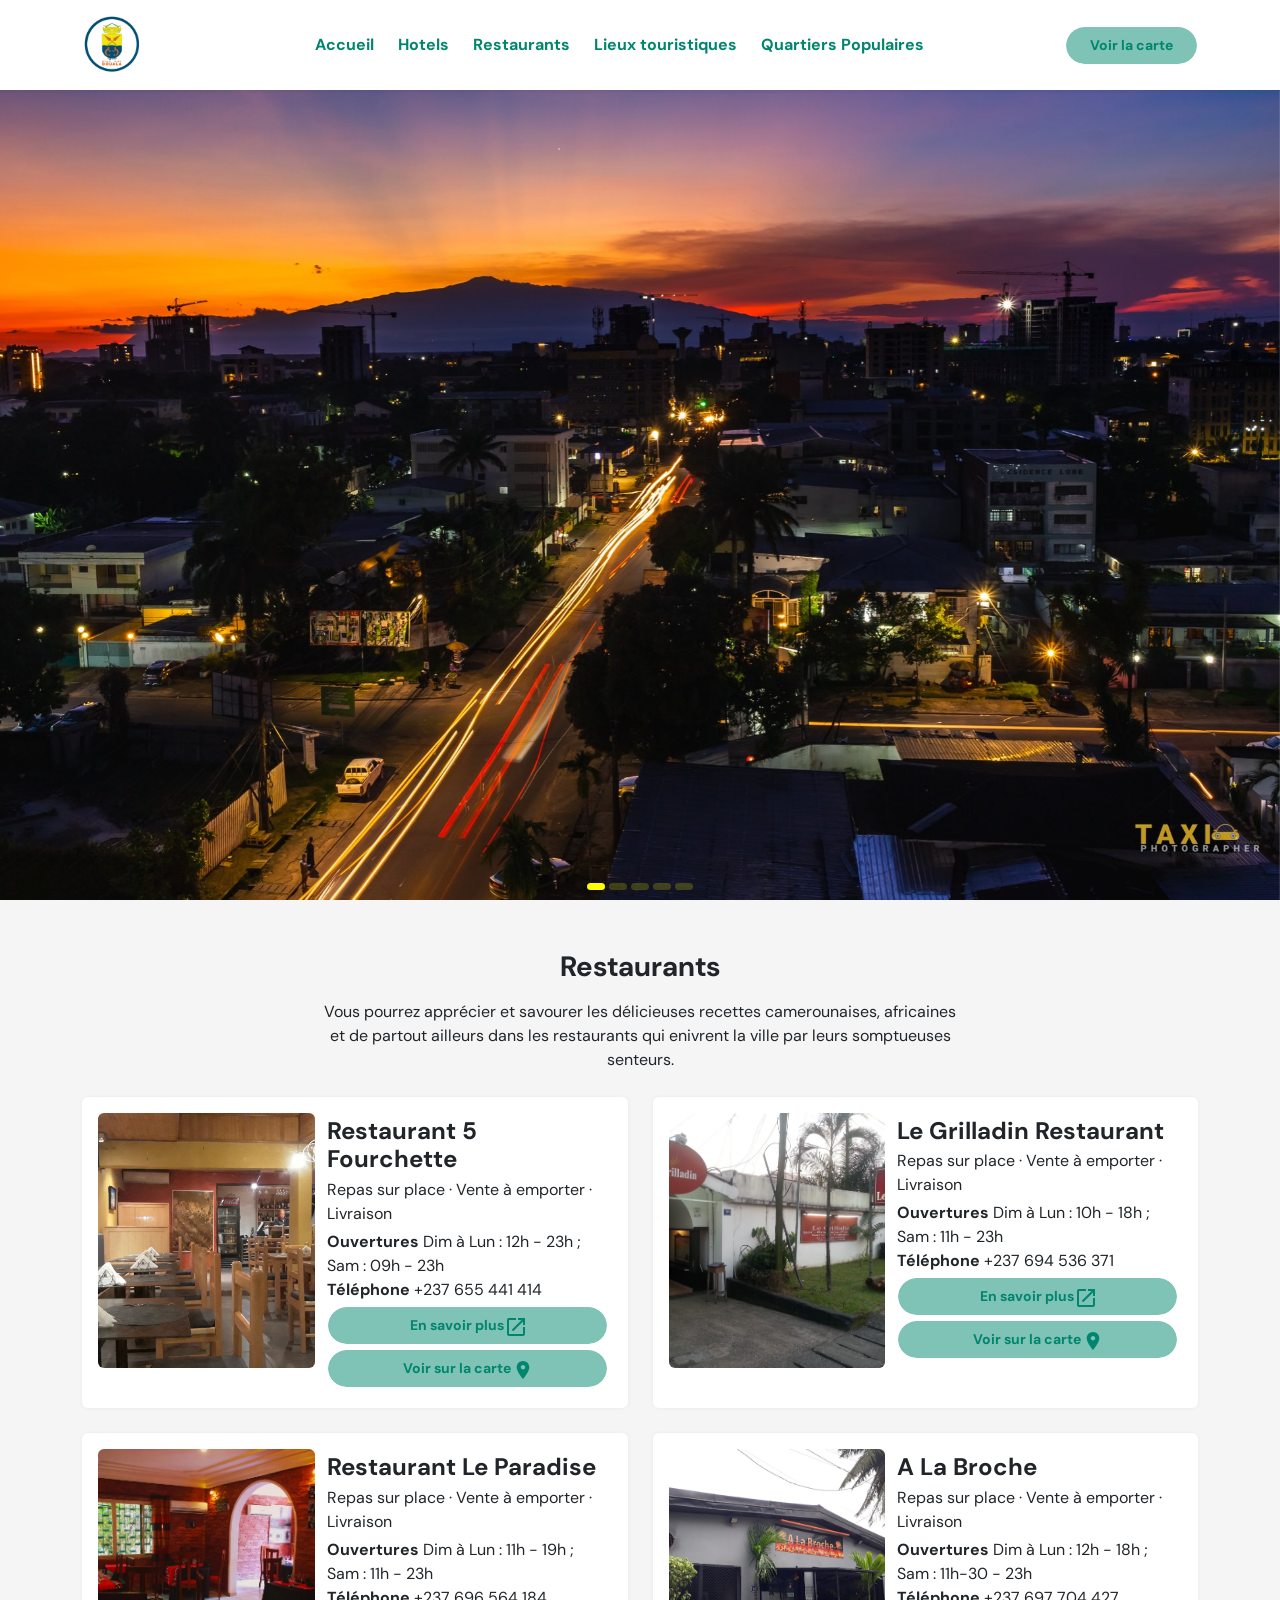
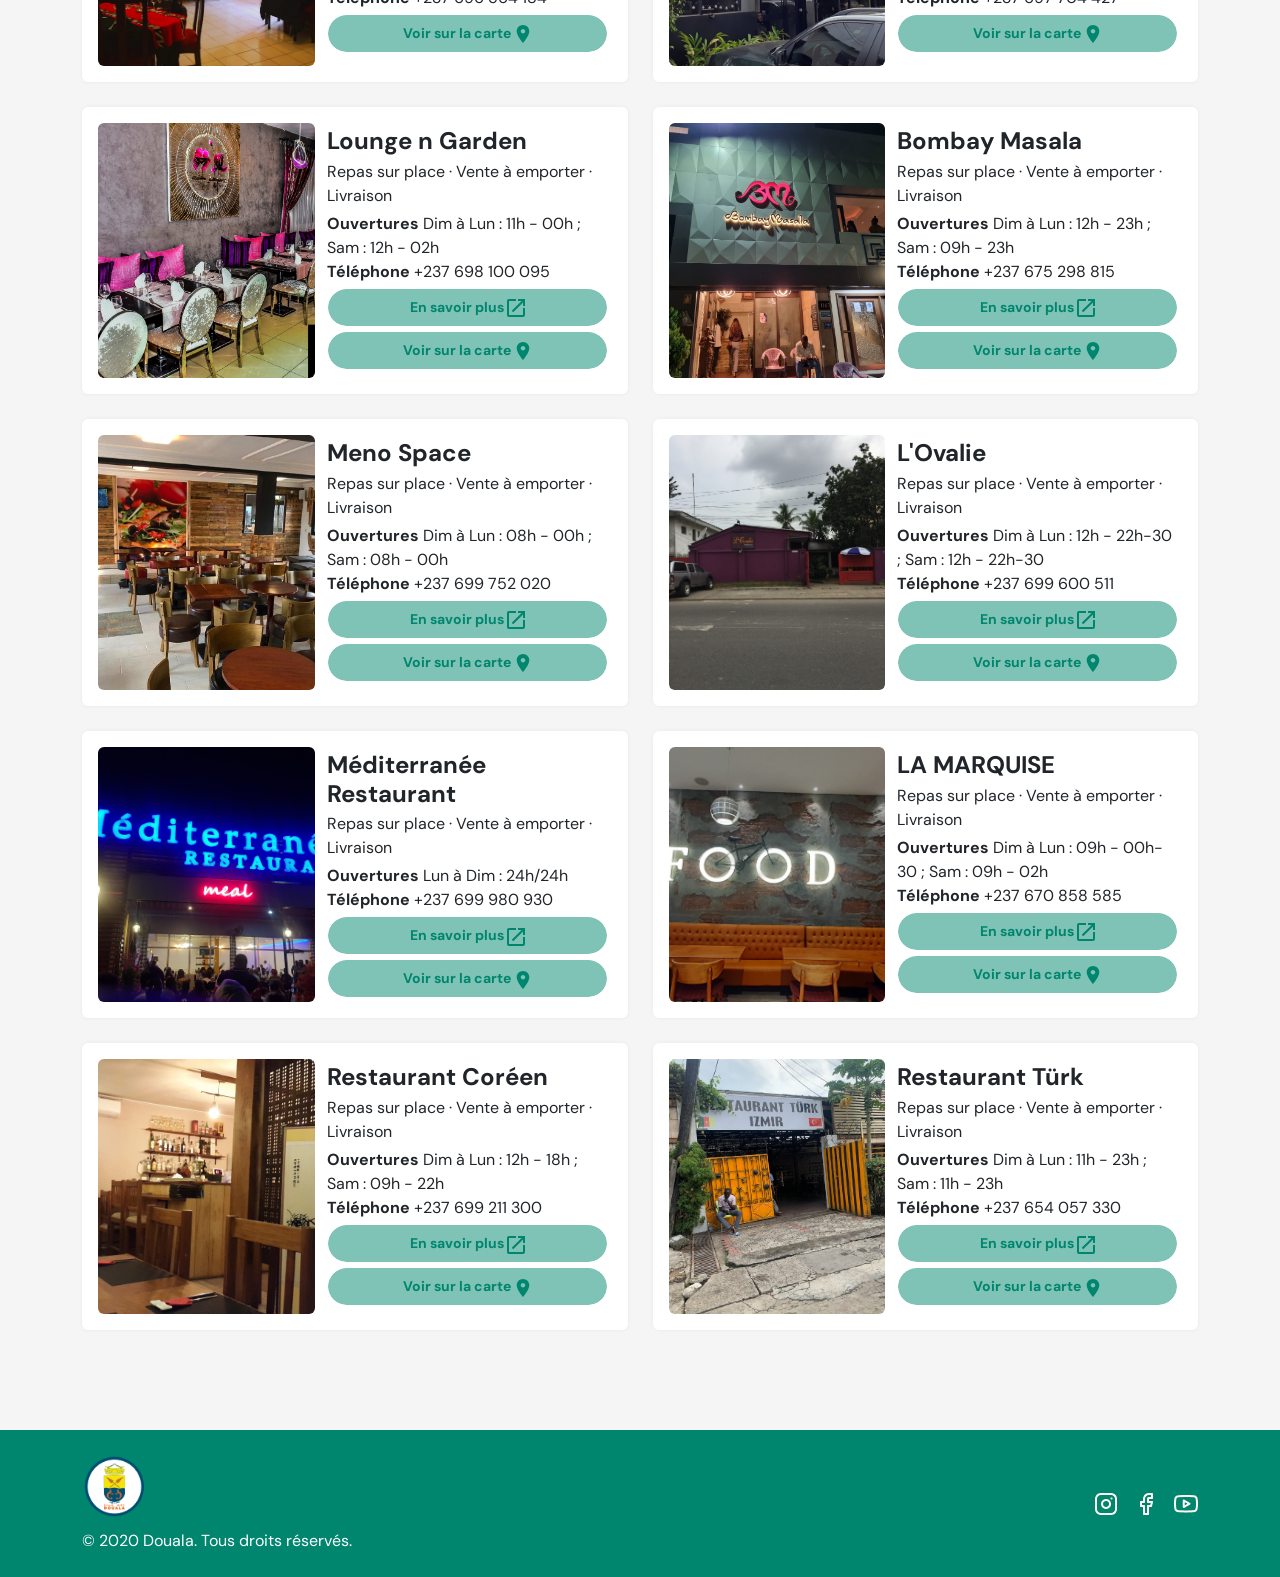
<file: pages/restaurants.html>
<!DOCTYPE html>
<html lang="en">
  <head>
    <meta charset="UTF-8" />
    <meta
      content="width=device-width, user-scalable=no, initial-scale=1.0, maximum-scale=1.0, minimum-scale=1.0"
      name="viewport"
    />
    <meta content="ie=edge" http-equiv="X-UA-Compatible" />
    <!-- Primary Meta Tags -->
    <meta content="Douala - Lieux touristiques" name="title" />
    <meta
      content="Les differents restaurants de la ville de Douala"
      name="description"
    />

    <!-- Open Graph / Facebook -->
    <meta content="website" property="og:type" />
    <meta content="https://website-douala.vercel.app/" property="og:url" />
    <meta content="Douala - Restaurants" property="og:title" />
    <meta
      content="Les différents Restaurants de la ville de Douala"
      property="og:description"
    />
    <meta content="/images/logo-douala.png" property="og:image" />

    <!-- Twitter -->
    <meta content="summary_large_image" property="twitter:card" />
    <meta content="https://website-douala.vercel.app/" property="twitter:url" />
    <meta content="Douala - Restaurants" property="twitter:title" />
    <meta
      content="Les différents Restaurants de la ville de Douala"
      property="twitter:description"
    />
    <meta content="/images/logo-douala.png" property="twitter:image" />
    <title>Douala - Restaurants</title>
    <!-- Swiper css -->
    <link
      href="https://unpkg.com/swiper@8/swiper-bundle.min.css"
      rel="stylesheet"
    />
    <!-- Bootstrap css -->
    <link
      crossorigin="anonymous"
      href="https://cdn.jsdelivr.net/npm/bootstrap@5.1.3/dist/css/bootstrap.min.css"
      integrity="sha384-1BmE4kWBq78iYhFldvKuhfTAU6auU8tT94WrHftjDbrCEXSU1oBoqyl2QvZ6jIW3"
      rel="stylesheet"
    />
    <!-- Style css -->
    <link href="../assets/css/style.css" rel="stylesheet" />
    <link href="../assets/css/restaurants.css" rel="stylesheet" />

    <link
      href="/images/logo-douala.png"
      rel="shortcut icon"
      type="image/png"
    />
  </head>

  <body>
    <!-- Header -->
    <header class="header position-fixed top-0 w-100 bg-white">
      <div
        class="header-container container m-auto h-100 d-flex align-items-center justify-content-between"
      >
        <a class="logo d-flex" href="/index.html">
          <img alt="logo CUD Douala" src="/images/logo-douala.png" />
        </a>

        <ul class="navbar-menu d-flex align-items-center gap-2 fw-bold h-100">
          <li class="menu-item overflow-hidden">
            <a class="menu-link" href="/index.html">Accueil</a>
          </li>
          <li class="menu-item overflow-hidden">
            <a class="menu-link" href="hotels.html">Hotels</a>
          </li>
          <li class="menu-item overflow-hidden">
            <a class="menu-link" href="restaurants.html">Restaurants</a>
          </li>
          <li class="menu-item overflow-hidden">
            <a class="menu-link" href="lieux-touristiques.html"
              >Lieux touristiques</a
            >
          </li>
          <li class="menu-item overflow-hidden">
            <a class="menu-link" href="quartiers-populaires.html"
              >Quartiers Populaires</a
            >
          </li>
        </ul>

        <button class="hamburger-btn">
          <span class="hamburger-btn__line"></span>
        </button>

        <a class="button fw-bold" href="/index.html#map">Voir la carte</a>
      </div>
    </header>

    <!-- Slides -->
    <div class="hero swiper">
      <div class="swiper-wrapper">
        <div class="swiper-slide">
          <img
            alt="image de la ville de douala en pleine nuit"
            src="../images/nigth.jpg"
          />
        </div>
        <div class="swiper-slide">
          <img alt="baies du fleuve wouri" src="../images/wouri-bay.jpg" />
        </div>
        <div class="swiper-slide">
          <img alt="Stade de japoma" src="../images/stade.jpg" />
        </div>
        <div class="swiper-slide">
          <img
            alt="Cathedrale saint pierre et paul de Douala"
            src="../images/cathedrale.jpg"
          />
        </div>
        <div class="swiper-slide">
          <img alt="Parcours vita" src="../images/parcours-vita.jpg" />
        </div>
      </div>

      <div
        class="swiper-pagination d-flex align-items-center justify-content-center gap-1"
      ></div>
    </div>

    <!-- Liste des restaurants -->
    <div class="restaurants">
      <div class="container m-auto">
        <h3 class="mb-3 fw-bold text-center">Restaurants</h3>
        <p class="text text-center">
          Vous pourrez apprécier et savourer les délicieuses recettes
          camerounaises, africaines et de partout ailleurs dans les restaurants
          qui enivrent la ville par leurs somptueuses senteurs.
        </p>

        <div class="restaurants-content">
          <div class="restaurant p-3 gap-2 d-flex flex-column">
            <div class="restaurant-img">
              <img alt="image d'un restaurant" src="/images/5-fourchette.jpg" />
            </div>
            <div class="restaurant-content p-1 d-flex flex-column gap-1">
              <h4 class="fw-bold">Restaurant 5 Fourchette</h4>
              <p>Repas sur place · Vente à emporter · Livraison</p>
              <div>
                <p>
                  <span class="fw-bold">Ouvertures</span> Dim à Lun : 12h - 23h
                  ; Sam : 09h - 23h
                </p>
                <p><span class="fw-bold">Téléphone</span> +237 655 441 414</p>
              </div>

              <div class="btns d-flex flex-column gap-1">
                <a
                  class="button fw-bold text-center"
                  href="http://www.resto5fourchettes.com/"
                >
                  <span>En savoir plus</span>
                  <svg
                    fill="none"
                    height="72"
                    viewBox="0 0 72 72"
                    width="72"
                    xmlns="http://www.w3.org/2000/svg"
                  >
                    <path
                      d="M64 64H8V8H36V0H8C3.56 0 0 3.6 0 8V64C0 68.4 3.56 72 8 72H64C68.4 72 72 68.4 72 64V36H64V64ZM44 0V8H58.36L19.04 47.32L24.68 52.96L64 13.64V28H72V0H44Z"
                      fill="black"
                    />
                  </svg>
                </a>

                <a
                  class="button fw-bold text-center"
                  href="https://www.google.com/search?tbs=lf:1,lf_ui:9&tbm=lcl&sxsrf=ALiCzsbXxoi_-a2YApwvfCUy9HK0wRIX8w:1652629382611&q=restaurants+douala&rflfq=1&num=10&sa=X&ved=2ahUKEwiD4K6a7OH3AhUcg3IEHRCmCioQjGp6BAgLEAE&biw=1536&bih=686&dpr=1.25#"
                >
                  <span>Voir sur la carte</span>
                  <svg
                    fill="none"
                    height="80"
                    viewBox="0 0 56 80"
                    width="56"
                    xmlns="http://www.w3.org/2000/svg"
                  >
                    <path
                      d="M28 0C12.52 0 0 12.52 0 28C0 49 28 80 28 80C28 80 56 49 56 28C56 12.52 43.48 0 28 0ZM28 38C22.48 38 18 33.52 18 28C18 22.48 22.48 18 28 18C33.52 18 38 22.48 38 28C38 33.52 33.52 38 28 38Z"
                      fill="black"
                    />
                  </svg>
                </a>
              </div>
            </div>
          </div>

          <div class="restaurant p-3 gap-2 d-flex flex-column">
            <div class="restaurant-img">
              <img alt="image d'un restaurant" src="/images/grillardin.jpg" />
            </div>
            <div class="restaurant-content p-1 d-flex flex-column gap-1">
              <h4 class="fw-bold">Le Grilladin Restaurant</h4>
              <p>Repas sur place · Vente à emporter · Livraison</p>
              <div>
                <p>
                  <span class="fw-bold">Ouvertures</span> Dim à Lun : 10h - 18h
                  ; Sam : 11h - 23h
                </p>
                <p><span class="fw-bold">Téléphone</span> +237 694 536 371</p>
              </div>

              <div class="btns text-center d-flex flex-column gap-1">
                <a
                  class="button fw-bold"
                  href="http://www.legrilladinbonapriso.com/"
                >
                  <span>En savoir plus</span>
                  <svg
                    fill="none"
                    height="72"
                    viewBox="0 0 72 72"
                    width="72"
                    xmlns="http://www.w3.org/2000/svg"
                  >
                    <path
                      d="M64 64H8V8H36V0H8C3.56 0 0 3.6 0 8V64C0 68.4 3.56 72 8 72H64C68.4 72 72 68.4 72 64V36H64V64ZM44 0V8H58.36L19.04 47.32L24.68 52.96L64 13.64V28H72V0H44Z"
                      fill="black"
                    />
                  </svg>
                </a>

                <a
                  class="button fw-bold"
                  href="https://www.google.com/search?tbs=lf:1,lf_ui:9&tbm=lcl&sxsrf=ALiCzsbXxoi_-a2YApwvfCUy9HK0wRIX8w:1652629382611&q=restaurants+douala&rflfq=1&num=10&sa=X&ved=2ahUKEwiD4K6a7OH3AhUcg3IEHRCmCioQjGp6BAgLEAE&biw=1536&bih=686&dpr=1.25#"
                >
                  <span>Voir sur la carte</span>
                  <svg
                    fill="none"
                    height="80"
                    viewBox="0 0 56 80"
                    width="56"
                    xmlns="http://www.w3.org/2000/svg"
                  >
                    <path
                      d="M28 0C12.52 0 0 12.52 0 28C0 49 28 80 28 80C28 80 56 49 56 28C56 12.52 43.48 0 28 0ZM28 38C22.48 38 18 33.52 18 28C18 22.48 22.48 18 28 18C33.52 18 38 22.48 38 28C38 33.52 33.52 38 28 38Z"
                      fill="black"
                    />
                  </svg>
                </a>
              </div>
            </div>
          </div>

          <div class="restaurant p-3 gap-2 d-flex flex-column">
            <div class="restaurant-img">
              <img alt="image d'un restaurant" src="/images/paradise.jpg" />
            </div>
            <div class="restaurant-content p-1 d-flex flex-column gap-1">
              <h4 class="fw-bold">Restaurant Le Paradise</h4>
              <p>Repas sur place · Vente à emporter · Livraison</p>
              <div>
                <p>
                  <span class="fw-bold">Ouvertures</span> Dim à Lun : 11h - 19h
                  ; Sam : 11h - 23h
                </p>
                <p><span class="fw-bold">Téléphone</span> +237 696 564 184</p>
              </div>

              <div class="btns text-center d-flex flex-column gap-1">
                <a
                  class="button fw-bold"
                  href="https://www.google.com/search?tbs=lf:1,lf_ui:9&tbm=lcl&sxsrf=ALiCzsbXxoi_-a2YApwvfCUy9HK0wRIX8w:1652629382611&q=restaurants+douala&rflfq=1&num=10&sa=X&ved=2ahUKEwiD4K6a7OH3AhUcg3IEHRCmCioQjGp6BAgLEAE&biw=1536&bih=686&dpr=1.25#"
                >
                  <span>Voir sur la carte</span>
                  <svg
                    fill="none"
                    height="80"
                    viewBox="0 0 56 80"
                    width="56"
                    xmlns="http://www.w3.org/2000/svg"
                  >
                    <path
                      d="M28 0C12.52 0 0 12.52 0 28C0 49 28 80 28 80C28 80 56 49 56 28C56 12.52 43.48 0 28 0ZM28 38C22.48 38 18 33.52 18 28C18 22.48 22.48 18 28 18C33.52 18 38 22.48 38 28C38 33.52 33.52 38 28 38Z"
                      fill="black"
                    />
                  </svg>
                </a>
              </div>
            </div>
          </div>

          <div class="restaurant p-3 gap-2 d-flex flex-column">
            <div class="restaurant-img">
              <img alt="image d'un restaurant" src="/images/broche.jpg" />
            </div>
            <div class="restaurant-content p-1 d-flex flex-column gap-1">
              <h4 class="fw-bold">A La Broche</h4>
              <p>Repas sur place · Vente à emporter · Livraison</p>
              <div>
                <p>
                  <span class="fw-bold">Ouvertures</span> Dim à Lun : 12h - 18h
                  ; Sam : 11h-30 - 23h
                </p>
                <p><span class="fw-bold">Téléphone</span> +237 697 704 427</p>
              </div>

              <div class="btns text-center d-flex flex-column gap-1">
                <a
                  class="button fw-bold"
                  href="https://www.google.com/search?tbs=lf:1,lf_ui:9&tbm=lcl&sxsrf=ALiCzsbXxoi_-a2YApwvfCUy9HK0wRIX8w:1652629382611&q=restaurants+douala&rflfq=1&num=10&sa=X&ved=2ahUKEwiD4K6a7OH3AhUcg3IEHRCmCioQjGp6BAgLEAE&biw=1536&bih=686&dpr=1.25#"
                >
                  <span>Voir sur la carte</span>
                  <svg
                    fill="none"
                    height="80"
                    viewBox="0 0 56 80"
                    width="56"
                    xmlns="http://www.w3.org/2000/svg"
                  >
                    <path
                      d="M28 0C12.52 0 0 12.52 0 28C0 49 28 80 28 80C28 80 56 49 56 28C56 12.52 43.48 0 28 0ZM28 38C22.48 38 18 33.52 18 28C18 22.48 22.48 18 28 18C33.52 18 38 22.48 38 28C38 33.52 33.52 38 28 38Z"
                      fill="black"
                    />
                  </svg>
                </a>
              </div>
            </div>
          </div>

          <div class="restaurant p-3 gap-2 d-flex flex-column">
            <div class="restaurant-img">
              <img alt="image d'un restaurant" src="/images/garden-n.jpg" />
            </div>
            <div class="restaurant-content p-1 d-flex flex-column gap-1">
              <h4 class="fw-bold">Lounge n Garden</h4>
              <p>Repas sur place · Vente à emporter · Livraison</p>
              <div>
                <p>
                  <span class="fw-bold">Ouvertures</span> Dim à Lun : 11h - 00h
                  ; Sam : 12h - 02h
                </p>
                <p><span class="fw-bold">Téléphone</span> +237 698 100 095</p>
              </div>

              <div class="btns text-center d-flex flex-column gap-1">
                <a
                  class="button fw-bold"
                  href="https://loungengarden.business.site/"
                >
                  <span>En savoir plus</span>
                  <svg
                    fill="none"
                    height="72"
                    viewBox="0 0 72 72"
                    width="72"
                    xmlns="http://www.w3.org/2000/svg"
                  >
                    <path
                      d="M64 64H8V8H36V0H8C3.56 0 0 3.6 0 8V64C0 68.4 3.56 72 8 72H64C68.4 72 72 68.4 72 64V36H64V64ZM44 0V8H58.36L19.04 47.32L24.68 52.96L64 13.64V28H72V0H44Z"
                      fill="black"
                    />
                  </svg>
                </a>

                <a class="button fw-bold" href="">
                  <span>Voir sur la carte</span>
                  <svg
                    fill="none"
                    height="80"
                    viewBox="0 0 56 80"
                    width="56"
                    xmlns="http://www.w3.org/2000/svg"
                  >
                    <path
                      d="M28 0C12.52 0 0 12.52 0 28C0 49 28 80 28 80C28 80 56 49 56 28C56 12.52 43.48 0 28 0ZM28 38C22.48 38 18 33.52 18 28C18 22.48 22.48 18 28 18C33.52 18 38 22.48 38 28C38 33.52 33.52 38 28 38Z"
                      fill="black"
                    />
                  </svg>
                </a>
              </div>
            </div>
          </div>

          <div class="restaurant p-3 gap-2 d-flex flex-column">
            <div class="restaurant-img">
              <img alt="image d'un restaurant" src="/images/bombay.jpg" />
            </div>
            <div class="restaurant-content p-1 d-flex flex-column gap-1">
              <h4 class="fw-bold">Bombay Masala</h4>
              <p>Repas sur place · Vente à emporter · Livraison</p>
              <div>
                <p>
                  <span class="fw-bold">Ouvertures</span> Dim à Lun : 12h - 23h
                  ; Sam : 09h - 23h
                </p>
                <p><span class="fw-bold">Téléphone</span> +237 675 298 815</p>
              </div>

              <div class="btns text-center d-flex flex-column gap-1">
                <a
                  class="button fw-bold"
                  href="https://website-65065879899280503864-indianrestaurant.business.site/?utm_source=gmb&utm_medium=referral"
                >
                  <span>En savoir plus</span>
                  <svg
                    fill="none"
                    height="72"
                    viewBox="0 0 72 72"
                    width="72"
                    xmlns="http://www.w3.org/2000/svg"
                  >
                    <path
                      d="M64 64H8V8H36V0H8C3.56 0 0 3.6 0 8V64C0 68.4 3.56 72 8 72H64C68.4 72 72 68.4 72 64V36H64V64ZM44 0V8H58.36L19.04 47.32L24.68 52.96L64 13.64V28H72V0H44Z"
                      fill="black"
                    />
                  </svg>
                </a>

                <a
                  class="button fw-bold"
                  href="https://www.google.com/search?tbs=lf:1,lf_ui:9&tbm=lcl&sxsrf=ALiCzsbXxoi_-a2YApwvfCUy9HK0wRIX8w:1652629382611&q=restaurants+douala&rflfq=1&num=10&sa=X&ved=2ahUKEwiD4K6a7OH3AhUcg3IEHRCmCioQjGp6BAgLEAE&biw=1536&bih=686&dpr=1.25#"
                >
                  <span>Voir sur la carte</span>
                  <svg
                    fill="none"
                    height="80"
                    viewBox="0 0 56 80"
                    width="56"
                    xmlns="http://www.w3.org/2000/svg"
                  >
                    <path
                      d="M28 0C12.52 0 0 12.52 0 28C0 49 28 80 28 80C28 80 56 49 56 28C56 12.52 43.48 0 28 0ZM28 38C22.48 38 18 33.52 18 28C18 22.48 22.48 18 28 18C33.52 18 38 22.48 38 28C38 33.52 33.52 38 28 38Z"
                      fill="black"
                    />
                  </svg>
                </a>
              </div>
            </div>
          </div>

          <div class="restaurant p-3 gap-2 d-flex flex-column">
            <div class="restaurant-img">
              <img alt="image d'un restaurant" src="/images/meno-space.JPG" />
            </div>
            <div class="restaurant-content p-1 d-flex flex-column gap-1">
              <h4 class="fw-bold">Meno Space</h4>
              <p>Repas sur place · Vente à emporter · Livraison</p>
              <div>
                <p>
                  <span class="fw-bold">Ouvertures</span> Dim à Lun : 08h - 00h
                  ; Sam : 08h - 00h
                </p>
                <p><span class="fw-bold">Téléphone</span> +237 699 752 020</p>
              </div>

              <div class="btns text-center d-flex flex-column gap-1">
                <a
                  class="button fw-bold"
                  href="https://menospace.business.site/"
                >
                  <span>En savoir plus</span>
                  <svg
                    fill="none"
                    height="72"
                    viewBox="0 0 72 72"
                    width="72"
                    xmlns="http://www.w3.org/2000/svg"
                  >
                    <path
                      d="M64 64H8V8H36V0H8C3.56 0 0 3.6 0 8V64C0 68.4 3.56 72 8 72H64C68.4 72 72 68.4 72 64V36H64V64ZM44 0V8H58.36L19.04 47.32L24.68 52.96L64 13.64V28H72V0H44Z"
                      fill="black"
                    />
                  </svg>
                </a>

                <a
                  class="button fw-bold"
                  href="https://www.google.com/search?tbs=lf:1,lf_ui:9&tbm=lcl&sxsrf=ALiCzsbXxoi_-a2YApwvfCUy9HK0wRIX8w:1652629382611&q=restaurants+douala&rflfq=1&num=10&sa=X&ved=2ahUKEwiD4K6a7OH3AhUcg3IEHRCmCioQjGp6BAgLEAE&biw=1536&bih=686&dpr=1.25#"
                >
                  <span>Voir sur la carte</span>
                  <svg
                    fill="none"
                    height="80"
                    viewBox="0 0 56 80"
                    width="56"
                    xmlns="http://www.w3.org/2000/svg"
                  >
                    <path
                      d="M28 0C12.52 0 0 12.52 0 28C0 49 28 80 28 80C28 80 56 49 56 28C56 12.52 43.48 0 28 0ZM28 38C22.48 38 18 33.52 18 28C18 22.48 22.48 18 28 18C33.52 18 38 22.48 38 28C38 33.52 33.52 38 28 38Z"
                      fill="black"
                    />
                  </svg>
                </a>
              </div>
            </div>
          </div>

          <div class="restaurant p-3 gap-2 d-flex flex-column">
            <div class="restaurant-img">
              <img alt="image d'un restaurant" src="/images/olavie.jpg" />
            </div>
            <div class="restaurant-content p-1 d-flex flex-column gap-1">
              <h4 class="fw-bold">L'Ovalie</h4>
              <p>Repas sur place · Vente à emporter · Livraison</p>
              <div>
                <p>
                  <span class="fw-bold">Ouvertures</span> Dim à Lun : 12h -
                  22h-30 ; Sam : 12h - 22h-30
                </p>
                <p><span class="fw-bold">Téléphone</span> +237 699 600 511</p>
              </div>

              <div class="btns text-center d-flex flex-column gap-1">
                <a class="button fw-bold" href="http://www.lovalie.net/">
                  <span>En savoir plus</span>
                  <svg
                    fill="none"
                    height="72"
                    viewBox="0 0 72 72"
                    width="72"
                    xmlns="http://www.w3.org/2000/svg"
                  >
                    <path
                      d="M64 64H8V8H36V0H8C3.56 0 0 3.6 0 8V64C0 68.4 3.56 72 8 72H64C68.4 72 72 68.4 72 64V36H64V64ZM44 0V8H58.36L19.04 47.32L24.68 52.96L64 13.64V28H72V0H44Z"
                      fill="black"
                    />
                  </svg>
                </a>

                <a
                  class="button fw-bold"
                  href="https://www.google.com/search?tbs=lf:1,lf_ui:9&tbm=lcl&sxsrf=ALiCzsbXxoi_-a2YApwvfCUy9HK0wRIX8w:1652629382611&q=restaurants+douala&rflfq=1&num=10&sa=X&ved=2ahUKEwiD4K6a7OH3AhUcg3IEHRCmCioQjGp6BAgLEAE&biw=1536&bih=686&dpr=1.25#"
                >
                  <span>Voir sur la carte</span>
                  <svg
                    fill="none"
                    height="80"
                    viewBox="0 0 56 80"
                    width="56"
                    xmlns="http://www.w3.org/2000/svg"
                  >
                    <path
                      d="M28 0C12.52 0 0 12.52 0 28C0 49 28 80 28 80C28 80 56 49 56 28C56 12.52 43.48 0 28 0ZM28 38C22.48 38 18 33.52 18 28C18 22.48 22.48 18 28 18C33.52 18 38 22.48 38 28C38 33.52 33.52 38 28 38Z"
                      fill="black"
                    />
                  </svg>
                </a>
              </div>
            </div>
          </div>

          <div class="restaurant p-3 gap-2 d-flex flex-column">
            <div class="restaurant-img">
              <img alt="image d'un restaurant" src="/images/mditerranee.jpg" />
            </div>
            <div class="restaurant-content p-1 d-flex flex-column gap-1">
              <h4 class="fw-bold">Méditerranée Restaurant</h4>
              <p>Repas sur place · Vente à emporter · Livraison</p>
              <div>
                <p>
                  <span class="fw-bold">Ouvertures</span> Lun à Dim : 24h/24h
                </p>
                <p><span class="fw-bold">Téléphone</span> +237 699 980 930</p>
              </div>

              <div class="btns text-center d-flex flex-column gap-1">
                <a
                  class="button fw-bold"
                  href="https://mediterraneerestaurant.business.site/?utm_source=gmb&utm_medium=referral"
                >
                  <span>En savoir plus</span>
                  <svg
                    fill="none"
                    height="72"
                    viewBox="0 0 72 72"
                    width="72"
                    xmlns="http://www.w3.org/2000/svg"
                  >
                    <path
                      d="M64 64H8V8H36V0H8C3.56 0 0 3.6 0 8V64C0 68.4 3.56 72 8 72H64C68.4 72 72 68.4 72 64V36H64V64ZM44 0V8H58.36L19.04 47.32L24.68 52.96L64 13.64V28H72V0H44Z"
                      fill="black"
                    />
                  </svg>
                </a>

                <a
                  class="button fw-bold"
                  href="https://www.google.com/search?tbs=lf:1,lf_ui:9&tbm=lcl&sxsrf=ALiCzsbXxoi_-a2YApwvfCUy9HK0wRIX8w:1652629382611&q=restaurants+douala&rflfq=1&num=10&sa=X&ved=2ahUKEwiD4K6a7OH3AhUcg3IEHRCmCioQjGp6BAgLEAE&biw=1536&bih=686&dpr=1.25#"
                >
                  <span>Voir sur la carte</span>
                  <svg
                    fill="none"
                    height="80"
                    viewBox="0 0 56 80"
                    width="56"
                    xmlns="http://www.w3.org/2000/svg"
                  >
                    <path
                      d="M28 0C12.52 0 0 12.52 0 28C0 49 28 80 28 80C28 80 56 49 56 28C56 12.52 43.48 0 28 0ZM28 38C22.48 38 18 33.52 18 28C18 22.48 22.48 18 28 18C33.52 18 38 22.48 38 28C38 33.52 33.52 38 28 38Z"
                      fill="black"
                    />
                  </svg>
                </a>
              </div>
            </div>
          </div>

          <div class="restaurant p-3 gap-2 d-flex flex-column">
            <div class="restaurant-img">
              <img alt="image d'un restaurant" src="/images/food.jpg" />
            </div>
            <div class="restaurant-content p-1 d-flex flex-column gap-1">
              <h4 class="fw-bold">LA MARQUISE</h4>
              <p>Repas sur place · Vente à emporter · Livraison</p>
              <div>
                <p>
                  <span class="fw-bold">Ouvertures</span> Dim à Lun : 09h -
                  00h-30 ; Sam : 09h - 02h
                </p>
                <p><span class="fw-bold">Téléphone</span> +237 670 858 585</p>
              </div>

              <div class="btns text-center d-flex flex-column gap-1">
                <a
                  class="button fw-bold"
                  href="https://lamarquiserestaurantdouala.business.site/?utm_source=gmb&utm_medium=referral"
                >
                  <span>En savoir plus</span>
                  <svg
                    fill="none"
                    height="72"
                    viewBox="0 0 72 72"
                    width="72"
                    xmlns="http://www.w3.org/2000/svg"
                  >
                    <path
                      d="M64 64H8V8H36V0H8C3.56 0 0 3.6 0 8V64C0 68.4 3.56 72 8 72H64C68.4 72 72 68.4 72 64V36H64V64ZM44 0V8H58.36L19.04 47.32L24.68 52.96L64 13.64V28H72V0H44Z"
                      fill="black"
                    />
                  </svg>
                </a>

                <a
                  class="button fw-bold"
                  href="https://www.google.com/search?tbs=lf:1,lf_ui:9&tbm=lcl&sxsrf=ALiCzsbXxoi_-a2YApwvfCUy9HK0wRIX8w:1652629382611&q=restaurants+douala&rflfq=1&num=10&sa=X&ved=2ahUKEwiD4K6a7OH3AhUcg3IEHRCmCioQjGp6BAgLEAE&biw=1536&bih=686&dpr=1.25#"
                >
                  <span>Voir sur la carte</span>
                  <svg
                    fill="none"
                    height="80"
                    viewBox="0 0 56 80"
                    width="56"
                    xmlns="http://www.w3.org/2000/svg"
                  >
                    <path
                      d="M28 0C12.52 0 0 12.52 0 28C0 49 28 80 28 80C28 80 56 49 56 28C56 12.52 43.48 0 28 0ZM28 38C22.48 38 18 33.52 18 28C18 22.48 22.48 18 28 18C33.52 18 38 22.48 38 28C38 33.52 33.52 38 28 38Z"
                      fill="black"
                    />
                  </svg>
                </a>
              </div>
            </div>
          </div>

          <div class="restaurant p-3 gap-2 d-flex flex-column">
            <div class="restaurant-img">
              <img alt="image d'un restaurant" src="/images/coréen.jpg" />
            </div>
            <div class="restaurant-content p-1 d-flex flex-column gap-1">
              <h4 class="fw-bold">Restaurant Coréen</h4>
              <p>Repas sur place · Vente à emporter · Livraison</p>
              <div>
                <p>
                  <span class="fw-bold">Ouvertures</span> Dim à Lun : 12h - 18h
                  ; Sam : 09h - 22h
                </p>
                <p><span class="fw-bold">Téléphone</span> +237 699 211 300</p>
              </div>

              <div class="btns text-center d-flex flex-column gap-1">
                <a
                  class="button fw-bold"
                  href="http://www.facebook.com/restaurant.goung"
                >
                  <span>En savoir plus</span>
                  <svg
                    fill="none"
                    height="72"
                    viewBox="0 0 72 72"
                    width="72"
                    xmlns="http://www.w3.org/2000/svg"
                  >
                    <path
                      d="M64 64H8V8H36V0H8C3.56 0 0 3.6 0 8V64C0 68.4 3.56 72 8 72H64C68.4 72 72 68.4 72 64V36H64V64ZM44 0V8H58.36L19.04 47.32L24.68 52.96L64 13.64V28H72V0H44Z"
                      fill="black"
                    />
                  </svg>
                </a>

                <a
                  class="button fw-bold"
                  href="https://www.google.com/search?tbs=lf:1,lf_ui:9&tbm=lcl&sxsrf=ALiCzsbXxoi_-a2YApwvfCUy9HK0wRIX8w:1652629382611&q=restaurants+douala&rflfq=1&num=10&sa=X&ved=2ahUKEwiD4K6a7OH3AhUcg3IEHRCmCioQjGp6BAgLEAE&biw=1536&bih=686&dpr=1.25#"
                >
                  <span>Voir sur la carte</span>
                  <svg
                    fill="none"
                    height="80"
                    viewBox="0 0 56 80"
                    width="56"
                    xmlns="http://www.w3.org/2000/svg"
                  >
                    <path
                      d="M28 0C12.52 0 0 12.52 0 28C0 49 28 80 28 80C28 80 56 49 56 28C56 12.52 43.48 0 28 0ZM28 38C22.48 38 18 33.52 18 28C18 22.48 22.48 18 28 18C33.52 18 38 22.48 38 28C38 33.52 33.52 38 28 38Z"
                      fill="black"
                    />
                  </svg>
                </a>
              </div>
            </div>
          </div>

          <div class="restaurant p-3 gap-2 d-flex flex-column">
            <div class="restaurant-img">
              <img alt="image d'un restaurant" src="/images/turk.jpg" />
            </div>
            <div class="restaurant-content p-1 d-flex flex-column gap-1">
              <h4 class="fw-bold">Restaurant Türk</h4>
              <p>Repas sur place · Vente à emporter · Livraison</p>
              <div>
                <p>
                  <span class="fw-bold">Ouvertures</span> Dim à Lun : 11h - 23h
                  ; Sam : 11h - 23h
                </p>
                <p><span class="fw-bold">Téléphone</span> +237 654 057 330</p>
              </div>

              <div class="btns text-center d-flex flex-column gap-1">
                <a
                  class="button fw-bold"
                  href="http://restaurantsultankebap.business.site/"
                >
                  <span>En savoir plus</span>
                  <svg
                    fill="none"
                    height="72"
                    viewBox="0 0 72 72"
                    width="72"
                    xmlns="http://www.w3.org/2000/svg"
                  >
                    <path
                      d="M64 64H8V8H36V0H8C3.56 0 0 3.6 0 8V64C0 68.4 3.56 72 8 72H64C68.4 72 72 68.4 72 64V36H64V64ZM44 0V8H58.36L19.04 47.32L24.68 52.96L64 13.64V28H72V0H44Z"
                      fill="black"
                    />
                  </svg>
                </a>

                <a
                  class="button fw-bold"
                  href="https://www.google.com/search?tbs=lf:1,lf_ui:9&tbm=lcl&sxsrf=ALiCzsbXxoi_-a2YApwvfCUy9HK0wRIX8w:1652629382611&q=restaurants+douala&rflfq=1&num=10&sa=X&ved=2ahUKEwiD4K6a7OH3AhUcg3IEHRCmCioQjGp6BAgLEAE&biw=1536&bih=686&dpr=1.25#"
                >
                  <span>Voir sur la carte</span>
                  <svg
                    fill="none"
                    height="80"
                    viewBox="0 0 56 80"
                    width="56"
                    xmlns="http://www.w3.org/2000/svg"
                  >
                    <path
                      d="M28 0C12.52 0 0 12.52 0 28C0 49 28 80 28 80C28 80 56 49 56 28C56 12.52 43.48 0 28 0ZM28 38C22.48 38 18 33.52 18 28C18 22.48 22.48 18 28 18C33.52 18 38 22.48 38 28C38 33.52 33.52 38 28 38Z"
                      fill="black"
                    />
                  </svg>
                </a>
              </div>
            </div>
          </div>
        </div>
      </div>
    </div>

    <!-- Footer -->
    <footer class="footer">
      <div
        class="footer-container container m-auto py-4 d-flex flex-column flex-md-row justify-content-between gap-3"
      >
        <div class="infos">
          <a class="logo d-flex mb-2" href="../index.html">
            <img alt="logo CUD Douala" src="../images/logo-douala.png" />
          </a>

          <p class="copyright">&copy; 2020 Douala. Tous droits réservés.</p>
        </div>

        <div class="social-links d-flex align-items-center gap-3">
          <a class="social-link" href="#"
            ><img alt="instagram icon" src="../images/instagram.png"
          /></a>
          <a class="social-link" href="#"
            ><img alt="facebook icon" src="../images/facebook.png"
          /></a>
          <a class="social-link" href="#"
            ><img alt="youtube icon" src="../images/youtube.png"
          /></a>
        </div>
      </div>
    </footer>

    <!-- Swiper Js -->
    <script src="https://unpkg.com/swiper@8/swiper-bundle.min.js"></script>
    <script src="../assets/js/swiper.js"></script>
    <!-- Bootstrap Js -->
    <script
      crossorigin="anonymous"
      integrity="sha384-ka7Sk0Gln4gmtz2MlQnikT1wXgYsOg+OMhuP+IlRH9sENBO0LRn5q+8nbTov4+1p"
      src="https://cdn.jsdelivr.net/npm/bootstrap@5.1.3/dist/js/bootstrap.bundle.min.js"
    ></script>
    <!-- Js -->
    <script src="../assets/js/app.js"></script>
  </body>
</html>
</file>
<file: assets/css/style.css>
@import url("https://fonts.googleapis.com/css2?family=DM+Sans:wght@400;700&display=swap");
*, *::before, *::after {
  margin: 0 !important;
  padding: 0;
  -webkit-box-sizing: border-box;
          box-sizing: border-box;
}

html, body {
  min-height: 100vh;
  font-family: 'DM Sans', sans-serif;
}

a {
  text-decoration: none;
  color: inherit;
}

a:hover {
  color: inherit;
}

img {
  max-width: 100%;
  height: auto;
}

ul {
  list-style: none;
}

button {
  border: none;
}

.container {
  margin: 0 auto;
}

.button {
  padding: 8px 24px;
  border-radius: 50px;
  background-color: #FFFFFF;
  color: #00856F !important;
  border: 1px solid transparent;
  -webkit-transition: all 0.2s ease;
  transition: all 0.2s ease;
  position: relative;
  font-size: 14px;
  overflow: hidden;
}

.button:after {
  content: '';
  position: absolute;
  top: 0;
  left: 0;
  width: 100%;
  height: 100%;
  background-color: #00856F;
  opacity: 0.5;
  border-radius: inherit;
  -webkit-transform: translateX(0%);
          transform: translateX(0%);
  -webkit-transition: 0.3s ease;
  transition: 0.3s ease;
}

.button:hover {
  border: 1px solid #00856F;
}

.button:hover:after {
  -webkit-transform: translateX(-100%);
          transform: translateX(-100%);
}

.button svg {
  width: 18px;
  height: 18px;
}

.button svg path {
  fill: #00856F;
}

.header {
  height: 90px;
  z-index: 20;
  -webkit-box-shadow: 0 0 4px rgba(0, 0, 0, 0.1);
          box-shadow: 0 0 4px rgba(0, 0, 0, 0.1);
}

.header-container .logo {
  width: 60px;
  position: relative;
  z-index: 5;
}

.header-container .hamburger-btn {
  width: 40px;
  height: 40px;
  border-radius: 4px;
  display: -webkit-box;
  display: -ms-flexbox;
  display: flex;
  -webkit-box-align: center;
      -ms-flex-align: center;
          align-items: center;
  -webkit-box-pack: center;
      -ms-flex-pack: center;
          justify-content: center;
  padding: 5px;
  background-color: #DCE9E2;
}

.header-container .hamburger-btn.hamburger-active .hamburger-btn__line {
  visibility: hidden;
}

.header-container .hamburger-btn.hamburger-active .hamburger-btn__line::after, .header-container .hamburger-btn.hamburger-active .hamburger-btn__line::before {
  visibility: visible;
  background-color: #fff;
}

.header-container .hamburger-btn.hamburger-active .hamburger-btn__line::after {
  -webkit-transform: translateY(0) rotate(45deg);
          transform: translateY(0) rotate(45deg);
}

.header-container .hamburger-btn.hamburger-active .hamburger-btn__line::before {
  -webkit-transform: translateY(0) rotate(-45deg);
          transform: translateY(0) rotate(-45deg);
}

.header-container .hamburger-btn__line {
  height: 2px;
  position: relative;
  background-color: #00856F;
  display: -webkit-box;
  display: -ms-flexbox;
  display: flex;
  -webkit-box-align: center;
      -ms-flex-align: center;
          align-items: center;
  -webkit-box-orient: vertical;
  -webkit-box-direction: normal;
      -ms-flex-direction: column;
          flex-direction: column;
  width: 100%;
}

.header-container .hamburger-btn__line::after, .header-container .hamburger-btn__line::before {
  content: "";
  position: absolute;
  left: 0;
  top: 0;
  height: 100%;
  width: 100%;
  background-color: inherit;
  -webkit-transition: 0.2s ease;
  transition: 0.2s ease;
}

.header-container .hamburger-btn__line::after {
  -webkit-transform: translateY(-0.5em) rotate(0);
          transform: translateY(-0.5em) rotate(0);
}

.header-container .hamburger-btn__line::before {
  -webkit-transform: translateY(0.5em) rotate(0);
          transform: translateY(0.5em) rotate(0);
}

@media screen and (min-width: 1024px) {
  .header-container .hamburger-btn {
    display: none;
  }
}

.header-container .navbar-menu .menu-item {
  padding: 4px;
  position: relative;
  border-radius: 24px;
}

.header-container .navbar-menu .menu-item::after {
  content: "";
  position: absolute;
  top: 50%;
  left: 50%;
  -webkit-transform: translate(-150%, -50%);
          transform: translate(-150%, -50%);
  width: 110%;
  height: 105%;
  background-color: #00856F;
  opacity: 0.5;
  -webkit-transition: 0.3s ease;
  transition: 0.3s ease;
  -webkit-user-select: none;
     -moz-user-select: none;
      -ms-user-select: none;
          user-select: none;
}

.header-container .navbar-menu .menu-item:hover {
  font-weight: bold;
}

.header-container .navbar-menu .menu-item:hover::after {
  -webkit-transform: translate(-50%, -50%);
          transform: translate(-50%, -50%);
}

.header-container .navbar-menu .menu-link {
  color: #00856F;
  position: relative;
  padding: inherit;
  z-index: 20;
}

@media screen and (max-width: 1024px) {
  .header-container .navbar-menu {
    position: fixed;
    left: 0;
    right: 0;
    bottom: 0;
    width: 100%;
    height: 100%;
    background-color: #00856F;
    opacity: 0.9;
    -webkit-box-orient: vertical !important;
    -webkit-box-direction: normal !important;
        -ms-flex-direction: column !important;
            flex-direction: column !important;
    -webkit-box-pack: center;
        -ms-flex-pack: center;
            justify-content: center;
    -webkit-box-align: center;
        -ms-flex-align: center;
            align-items: center;
    -webkit-transform: translateX(100%);
            transform: translateX(100%);
    -webkit-transition: 0.2s ease;
    transition: 0.2s ease;
    font-size: 24px !important;
  }
  .header-container .navbar-menu a {
    color: #fff !important;
  }
  .header-container .navbar-menu.active {
    -webkit-transform: translateX(0);
            transform: translateX(0);
  }
  .header-container .button {
    display: none !important;
  }
}

.hero {
  height: 100vh;
}

.hero .swiper-wrapper .swiper-slide img {
  -o-object-fit: cover;
     object-fit: cover;
  -o-object-position: center center;
     object-position: center center;
  width: 100%;
  height: 100%;
}

.hero .swiper-pagination-bullet {
  background: yellow;
  width: 18px;
  height: 7px;
  border-radius: 10px;
  margin: 0 5px;
}

@media screen and (max-width: 1024px) {
  .hero {
    height: 80vh;
  }
}

@media screen and (max-width: 540px) {
  .hero {
    height: 65vh;
  }
}

.footer {
  background-color: #00856F;
  color: #FFFFFF;
}

.footer .footer-container .logo {
  width: 65px;
}
/*# sourceMappingURL=style.css.map */
</file>
<file: assets/css/home.css>
.history .container .history-img, .history .container .history-text {
  -webkit-box-flex: 1;
      -ms-flex: 1;
          flex: 1;
}

.history .container .history-img img {
  border-radius: 6px;
  -webkit-box-shadow: 0 0 4px rgba(0, 0, 0, 0.1);
          box-shadow: 0 0 4px rgba(0, 0, 0, 0.1);
}

.climat {
  text-align: center;
}

.climat .img {
  border-radius: 6px;
  overflow: hidden;
  -webkit-box-shadow: 0 0 4px rgba(0, 0, 0, 0.05);
          box-shadow: 0 0 4px rgba(0, 0, 0, 0.05);
}

@media screen and (min-width: 1024px) {
  .climat {
    text-align: left;
  }
  .climat .text {
    max-width: 600px;
  }
}

.interests {
  background-color: #DCE9E2;
}

.interests-content {
  max-width: 900px;
  gap: 20px;
  display: -ms-grid;
  display: grid;
  -ms-grid-columns: (1fr)[1];
      grid-template-columns: repeat(1, 1fr);
}

@media screen and (min-width: 500px) {
  .interests-content {
    -ms-grid-columns: (1fr)[2];
        grid-template-columns: repeat(2, 1fr);
  }
}

@media screen and (min-width: 800px) {
  .interests-content {
    -ms-grid-columns: (1fr)[3];
        grid-template-columns: repeat(3, 1fr);
  }
}

.interests-item {
  padding: 14px;
  display: -webkit-box;
  display: -ms-flexbox;
  display: flex;
  -webkit-box-orient: vertical;
  -webkit-box-direction: normal;
      -ms-flex-direction: column;
          flex-direction: column;
  gap: 10px;
  -webkit-box-align: center;
      -ms-flex-align: center;
          align-items: center;
  -webkit-box-shadow: 0 0 4px rgba(0, 0, 0, 0.1);
          box-shadow: 0 0 4px rgba(0, 0, 0, 0.1);
  border-radius: 6px;
  background-color: #FFFFFF;
}

.interests-item .interests-img {
  width: 100%;
}

.interests-item img {
  border-radius: 4px;
  -webkit-transition: 0.3s ease;
  transition: 0.3s ease;
  height: 235px;
  width: 100%;
  -o-object-fit: cover;
     object-fit: cover;
}

@media screen and (min-width: 768px) {
  .interests-item img {
    height: 170px;
  }
}

.interests-item:hover img {
  -webkit-transform: scale(1.1);
          transform: scale(1.1);
}

.interests-item .interests-title {
  font-size: 16px;
  margin-top: 10px;
}
/*# sourceMappingURL=home.css.map */
</file>
<file: assets/css/hotels.css>
.hotels-content {
  display: -ms-grid;
  display: grid;
  -ms-grid-columns: (1fr)[1];
      grid-template-columns: repeat(1, 1fr);
  gap: 30px;
}

@media screen and (min-width: 768px) {
  .hotels-content {
    -ms-grid-columns: (1fr)[2];
        grid-template-columns: repeat(2, 1fr);
  }
}

@media screen and (min-width: 1200px) {
  .hotels-content .hotel {
    -webkit-box-orient: horizontal !important;
    -webkit-box-direction: normal !important;
        -ms-flex-direction: row !important;
            flex-direction: row !important;
  }
  .hotels-content .hotel-img {
    min-width: 250px !important;
  }
  .hotels-content .hotel-img img {
    width: 100%;
    height: 100%;
  }
  .hotels-content .hotel-infos {
    min-width: 360px;
  }
}

.hotel-img {
  border-radius: 8px;
  overflow: hidden;
}

.hotel-img img {
  -o-object-fit: cover;
     object-fit: cover;
  width: 100%;
  height: 100%;
}

.hotel-infos__title {
  font-size: 20px;
}

.hotel .btns button svg {
  width: 20px;
  height: 20px;
}

.hotel .btns button svg path {
  fill: #00856F;
}
/*# sourceMappingURL=hotels.css.map */
</file>
<file: assets/css/restaurants.css>
.restaurants {
  background-color: whitesmoke;
  padding: 50px 0 100px !important;
}

.restaurants .text {
  max-width: 650px;
  margin: 0 auto 25px !important;
}

.restaurants .restaurants-content {
  display: -ms-grid;
  display: grid;
  -ms-grid-columns: (1fr)[1];
      grid-template-columns: repeat(1, 1fr);
  gap: 25px;
}

@media screen and (min-width: 768px) {
  .restaurants .restaurants-content {
    -ms-grid-columns: (1fr)[2];
        grid-template-columns: repeat(2, 1fr);
  }
}

.restaurants .restaurant {
  -webkit-box-shadow: 0 0 4px rgba(0, 0, 0, 0.05);
          box-shadow: 0 0 4px rgba(0, 0, 0, 0.05);
  border-radius: 6px;
  background-color: #fff;
}

.restaurants .restaurant .restaurant-img {
  height: 100%;
  overflow: hidden;
  border-radius: 6px;
  max-height: 255px;
}

.restaurants .restaurant .restaurant-img:hover img {
  -webkit-transform: scale(1.1);
          transform: scale(1.1);
}

.restaurants .restaurant .restaurant-img img {
  height: 100%;
  width: 100%;
  -o-object-fit: cover;
     object-fit: cover;
  -o-object-position: center center;
     object-position: center center;
  -webkit-transform: scale(1);
          transform: scale(1);
  -webkit-transition: 0.2s ease;
  transition: 0.2s ease;
}

@media screen and (min-width: 1240px) {
  .restaurants .restaurant {
    display: -ms-grid !important;
    display: grid !important;
    -ms-grid-columns: 1.5fr 2fr;
        grid-template-columns: 1.5fr 2fr;
  }
}
/*# sourceMappingURL=restaurants.css.map */
</file>
